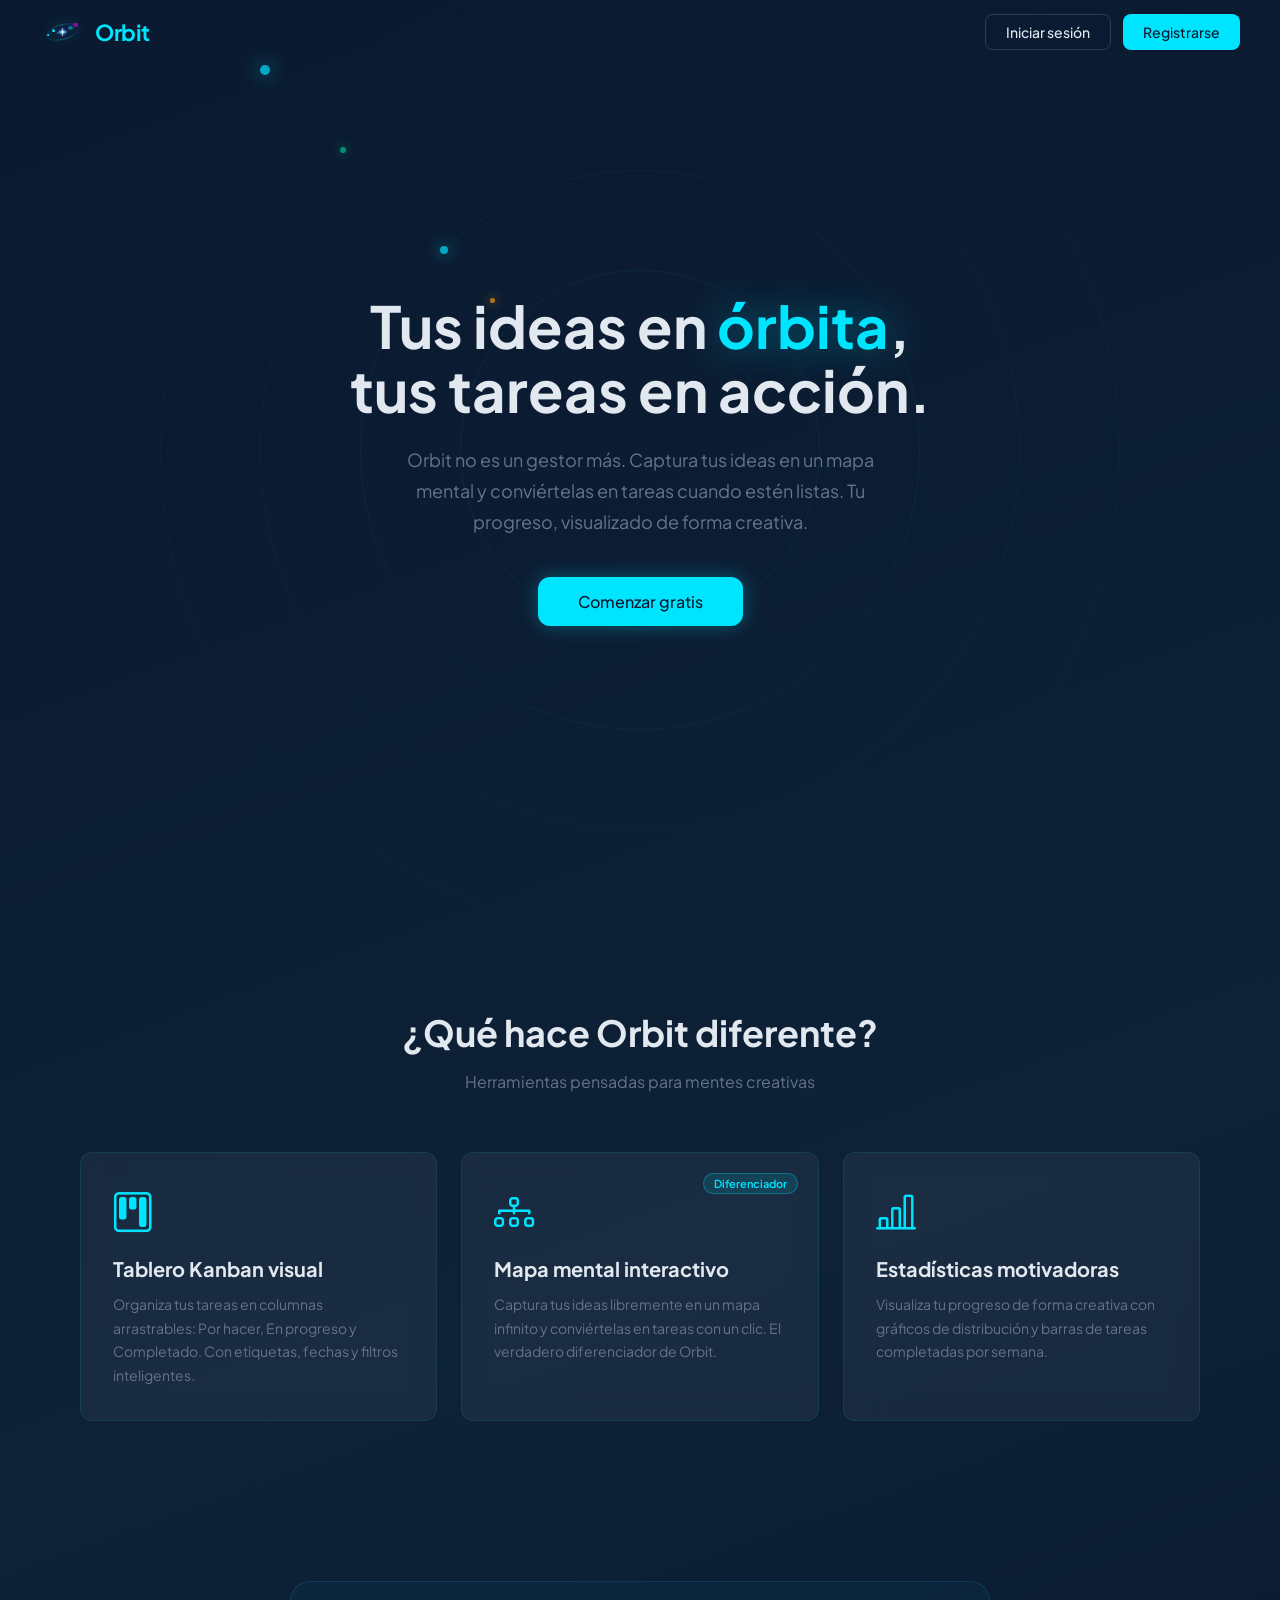
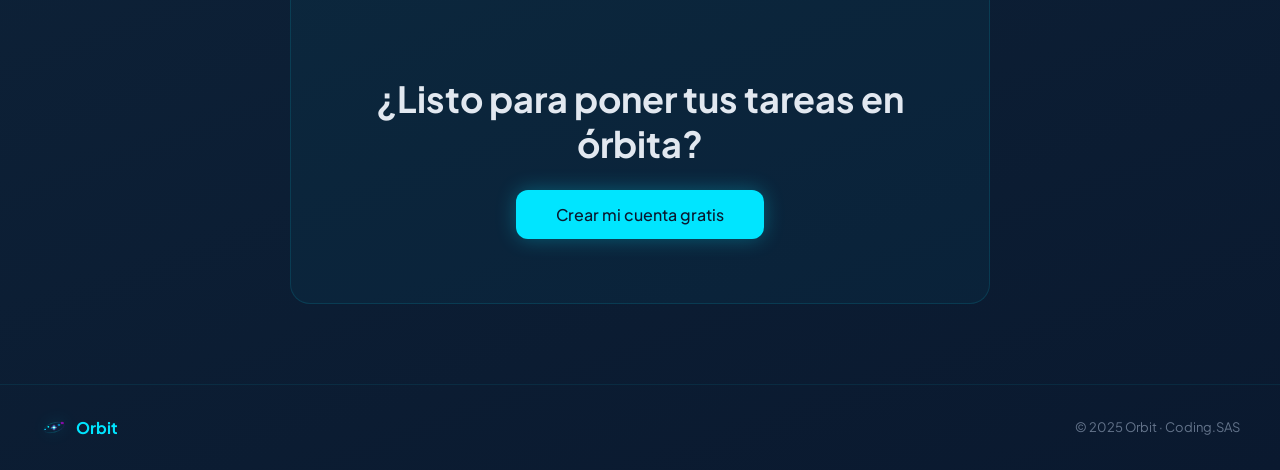
<file: frontend/index.html>
<!DOCTYPE html>
<html lang="es">
<head>
    <meta charset="UTF-8">
    <meta name="viewport" content="width=device-width, initial-scale=1.0">
    <title>Orbit — Tus ideas en órbita</title>
    <link rel="icon" type="image/svg+xml" href="img/orbit-favicon.svg?v=2">

    <!-- Tipografía Plus Jakarta Sans -->
    <link rel="preconnect" href="https://fonts.googleapis.com">
    <link rel="preconnect" href="https://fonts.gstatic.com" crossorigin>
    <link href="https://fonts.googleapis.com/css2?family=Plus+Jakarta+Sans:wght@400;500;600;700&display=swap" rel="stylesheet">

    <!-- Bootstrap Icons -->
    <link href="https://cdn.jsdelivr.net/npm/bootstrap-icons@1.11.1/font/bootstrap-icons.css" rel="stylesheet">

    <!-- Estilos de Orbit -->
    <link rel="stylesheet" href="css/orbit.css">
    <link rel="stylesheet" href="css/componentes.css">
    <link rel="stylesheet" href="css/vistas.css">
</head>
<body>
<div class="landing__page">

    <!-- Navbar -->
    <nav class="landing__navbar" id="navbar-landing">
        <div class="landing__brand">
            <img src="img/orbit-logo.svg" alt="Orbit Logo" class="orbit-brand-icon">
            <span class="nombre-logo landing__brand-name">Orbit</span>
        </div>
        <div class="landing__actions">
            <button class="btn-secondary landing__button" onclick="location.href='vistas/iniciar-sesion.html'">Iniciar sesión</button>
            <button class="btn-primary landing__button" onclick="location.href='vistas/registrarse.html'">Registrarse</button>
        </div>
    </nav>

    <!-- Hero con órbitas animadas -->
    <section class="landing__hero">
        <div class="landing__orbits">
            <!-- Anillos estáticos concéntricos -->
            <div class="landing__orbit-ring landing__orbit-ring--small"></div>
            <div class="landing__orbit-ring landing__orbit-ring--medium"></div>
            <div class="landing__orbit-ring landing__orbit-ring--large"></div>
            <div class="landing__orbit-ring landing__orbit-ring--xlarge"></div>

            <!-- Planetas orbitando -->
            <div class="landing__planet-wrapper landing__planet-wrapper--one">
                <div class="landing__planet landing__planet--cyan landing__planet--large"></div>
            </div>
            <div class="landing__planet-wrapper landing__planet-wrapper--two">
                <div class="landing__planet landing__planet--green landing__planet--medium"></div>
            </div>
            <div class="landing__planet-wrapper landing__planet-wrapper--three">
                <div class="landing__planet landing__planet--cyan landing__planet--xlarge"></div>
            </div>
            <div class="landing__planet-wrapper landing__planet-wrapper--four">
                <div class="landing__planet landing__planet--amber landing__planet--small"></div>
            </div>
        </div>

        <div class="landing__content">
            <div class="flotante-anim">
                <h1 class="landing__title">
                    Tus ideas en <span>órbita</span>,<br>tus tareas en acción.
                </h1>
            </div>
            <p class="landing__subtitle">
                Orbit no es un gestor más. Captura tus ideas en un mapa mental
                y conviértelas en tareas cuando estén listas. Tu progreso,
                visualizado de forma creativa.
            </p>
            <button class="btn-primary glow-cyan landing__button--hero"
                    onclick="location.href='vistas/registrarse.html'">
                Comenzar gratis
            </button>
        </div>
    </section>

    <!-- Características -->
    <section class="landing__features">
        <h2 class="landing__section-title">
            ¿Qué hace Orbit diferente?
        </h2>
        <p class="landing__section-subtitle">
            Herramientas pensadas para mentes creativas
        </p>

        <div class="landing__feature-grid">
            <div class="glass-card landing__feature">
                <i class="bi bi-kanban"></i>
                <h3>Tablero Kanban visual</h3>
                <p>Organiza tus tareas en columnas arrastrables: Por hacer, En progreso y Completado. Con etiquetas, fechas y filtros inteligentes.</p>
            </div>

            <div class="glass-card landing__feature">
                <span class="landing__badge">Diferenciador</span>
                <i class="bi bi-diagram-3"></i>
                <h3>Mapa mental interactivo</h3>
                <p>Captura tus ideas libremente en un mapa infinito y conviértelas en tareas con un clic. El verdadero diferenciador de Orbit.</p>
            </div>

            <div class="glass-card landing__feature">
                <i class="bi bi-bar-chart-line"></i>
                <h3>Estadísticas motivadoras</h3>
                <p>Visualiza tu progreso de forma creativa con gráficos de distribución y barras de tareas completadas por semana.</p>
            </div>
        </div>
    </section>

    <!-- CTA final -->
    <section class="landing__cta">
        <div class="landing__cta-box">
            <h2>¿Listo para poner tus tareas en órbita?</h2>
            <button class="btn-primary glow-cyan landing__button--hero"
                    onclick="location.href='vistas/registrarse.html'">
                Crear mi cuenta gratis
            </button>
        </div>
    </section>

    <!-- Footer -->
    <footer class="landing__footer">
        <div class="landing__footer-brand">
            <img src="img/orbit-logo.svg" alt="Orbit Logo" class="orbit-brand-icon">
            <span class="landing__footer-name">Orbit</span>
        </div>
        <p class="landing__copyright">
            © 2025 Orbit · Coding.SAS
        </p>
    </footer>
</div>

<script>
    // Efecto de navbar al hacer scroll
    window.addEventListener('scroll', () => {
        document.getElementById('navbar-landing').classList.toggle('con-scroll', window.scrollY > 40);
    });
</script>
</body>
</html>
</file>
<file: frontend/css/orbit.css>
/*
 * Orbit - Variables CSS y estilos globales
 */

/* Paleta oficial de colores */
:root {
    --color-primario: #00E5FF;
    --color-secundario: #0A192F;
    --color-navy-light: #0D2137;
    --color-terciario: #64748B;
    --color-neutro: #F8FAFC;
    --color-texto: #E2E8F0;
    --color-error: #FF4D4D;
    --color-exito: #00C48C;
    --color-advertencia: #F59E0B;
    --color-morado: #A78BFA;

    --color-primario-hover: #33ECFF;
    --color-overlay: rgba(0, 0, 0, 0.7);
    --color-blanco-05: rgba(255, 255, 255, 0.05);
    --color-blanco-07: rgba(255, 255, 255, 0.07);
    --color-blanco-04: rgba(255, 255, 255, 0.04);
    --color-blanco-02: rgba(255, 255, 255, 0.02);
    --color-cian-04: rgba(0, 229, 255, 0.4);
    --color-cian-03: rgba(0, 229, 255, 0.3);
    --color-cian-025: rgba(0, 229, 255, 0.25);
    --color-cian-015: rgba(0, 229, 255, 0.15);
    --color-cian-012: rgba(0, 229, 255, 0.12);
    --color-cian-01: rgba(0, 229, 255, 0.1);
    --color-cian-008: rgba(0, 229, 255, 0.08);
    --color-cian-006: rgba(0, 229, 255, 0.06);
    --color-gris-04: rgba(100, 116, 139, 0.4);
    --color-gris-03: rgba(100, 116, 139, 0.3);
    --color-gris-02: rgba(100, 116, 139, 0.2);
    --color-gris-015: rgba(100, 116, 139, 0.15);
    --color-error-03: rgba(255, 77, 77, 0.3);
    --color-exito-03: rgba(0, 196, 140, 0.3);

    /* Gradientes */
    --gradiente-fondo: linear-gradient(160deg, #0A192F 0%, #0D2137 60%, #0A192F 100%);
    --gradiente-auth: linear-gradient(135deg, #0A192F 0%, #0D2137 100%);

    /* Bordes translúcidos */
    --borde-cian: rgba(0, 229, 255, 0.1);
    --borde-cian-fuerte: rgba(0, 229, 255, 0.25);
    --borde-gris: rgba(100, 116, 139, 0.3);

    /* Radios */
    --radio-tarjeta: 12px;
    --radio-tarjeta-lg: 20px;
    --radio-boton: 8px;
    --radio-pill: 999px;
    --radio-circular: 50%;

    --sombra-cian: 0 0 20px rgba(0, 229, 255, 0.3);
    --transicion-rapida: 0.2s;

    /* Tipografía */
    --fuente-principal: 'Plus Jakarta Sans', sans-serif;
}

/* Reset y base */
*, *::before, *::after {
    box-sizing: border-box;
}

html, body {
    height: 100%;
    margin: 0;
    padding: 0;
}

body {
    font-family: var(--fuente-principal);
    background-color: var(--color-secundario);
    color: var(--color-texto);
    -webkit-font-smoothing: antialiased;
}

/* Scrollbar personalizada */
::-webkit-scrollbar {
    width: 4px;
    height: 4px;
}
::-webkit-scrollbar-track {
    background: transparent;
}
::-webkit-scrollbar-thumb {
    background: rgba(0, 229, 255, 0.2);
    border-radius: 2px;
}
::-webkit-scrollbar-thumb:hover {
    background: var(--color-cian-04);
}

/* Animaciones globales */
@keyframes orbitar {
    from { transform: rotate(0deg) translateX(var(--r)) rotate(0deg); }
    to   { transform: rotate(360deg) translateX(var(--r)) rotate(-360deg); }
}
.orbital {
    position: absolute;
    border-radius: 50%;
    animation: orbitar var(--duration, 8s) linear infinite;
}

@keyframes flotarY {
    0%, 100% { transform: translateY(0); }
    50% { transform: translateY(-12px); }
}
.flotante-anim {
    animation: flotarY 4s ease-in-out infinite;
}

@keyframes aparecer {
    from { opacity: 0; }
    to { opacity: 1; }
}

@keyframes deslizarArriba {
    from { opacity: 0; transform: translateY(16px); }
    to { opacity: 1; transform: translateY(0); }
}

/* Utilidades de texto */
.texto-cian { color: var(--color-primario); }
.texto-gris { color: var(--color-terciario); }

/* Enlaces */
a {
    color: var(--color-primario);
    text-decoration: none;
}

.orbit-brand-icon {
    width: 45px;
    height: auto;
    display: block;
    filter: drop-shadow(0 0 8px rgba(0, 242, 254, 0.4));
    transition: transform 0.3s ease;
}

.orbit-brand-icon:hover {
    transform: scale(1.08);
}

.logo-orbit .orbit-brand-icon {
    width: 30px;
}

.logo-orbit.auth__logo {
    width: 48px;
    height: 48px;
}

.auth__logo .orbit-brand-icon {
    width: 40px;
}

.landing__footer .orbit-brand-icon {
    width: 28px;
}
</file>
<file: frontend/css/componentes.css>
/*
 Componentes reutilizables
 */

/* ═══════════ TARJETAS GLASSMORPHISM ═══════════ */
.auth {
    min-height: 100vh;
    background: var(--gradiente-auth);
    display: flex;
    align-items: center;
    justify-content: center;
    padding: 24px;
}

.auth__card {
    width: 100%;
    max-width: 420px;
    padding: 40px;
}

.auth__header {
    text-align: center;
    margin-bottom: 32px;
}

.auth__logo {
    width: 48px;
    height: 48px;
    margin: 0 auto 12px;
}

.auth__logo-icon { font-size: 22px; }
.auth__brand { font-size: 26px; }

.auth__title {
    font-size: 22px;
    font-weight: 700;
    color: var(--color-texto);
    margin: 16px 0 8px;
}

.auth__subtitle,
.auth__footer {
    font-size: 14px;
    color: var(--color-terciario);
    margin: 0;
}

.auth__footer {
    text-align: center;
    margin-top: 20px;
}

.auth__link { font-weight: 500; }
.auth__field { margin-bottom: 14px; }
.auth__field--email { margin-bottom: 16px; }
.auth__field--password { margin-bottom: 20px; }
.auth__captcha { margin-bottom: 20px; }
.captcha-proyecto {
    display: flex;
    flex-direction: column;
    gap: 10px;
}
.captcha-proyecto__fila {
    display: flex;
    align-items: center;
    gap: 10px;
}
.captcha-proyecto__imagen {
    width: 150px;
    height: 50px;
    border-radius: 10px;
    border: 1px solid rgba(0, 229, 255, 0.2);
    background: #0A192F;
    object-fit: cover;
    display: block;
}
.captcha-proyecto__refrescar {
    width: 44px;
    height: 40px;
    border-radius: 10px;
    border: 1px solid var(--borde-gris);
    background: rgba(255, 255, 255, 0.04);
    color: var(--color-terciario);
    cursor: pointer;
    display: flex;
    align-items: center;
    justify-content: center;
    font-size: 18px;
    transition: all 0.2s;
}
.captcha-proyecto__refrescar:hover {
    color: var(--color-primario);
    border-color: rgba(0, 229, 255, 0.4);
}
.captcha-proyecto .campo-con-icono { width: 100%; }
.captcha-proyecto__error {
    margin: 0;
    color: var(--color-error, #ff4d4d);
    font-size: 12px;
    line-height: 1.4;
}
.auth__recuperar {
    display: flex;
    justify-content: flex-end;
    margin: -6px 0 20px;
}
.auth__recuperar .auth__link { font-size: 13px; }
.auth__submit { width: 100%; padding: 12px; }
.auth__alert { display: none; }
.auth__alert-icon { color: var(--color-error); font-size: 14px; }
.auth__strength { display: none; }
.auth__strength-labels { display: flex; justify-content: space-between; }
.auth__strength-text,
.auth__strength-help { font-size: 11px; }
.auth__strength-help { color: var(--color-terciario); }
.auth__match-icon {
    position: absolute;
    right: 12px;
    top: 50%;
    transform: translateY(-50%);
    font-size: 14px;
    display: none;
}
.auth__password-requirements {
    display: grid;
    gap: 5px;
    margin: 8px 0 0;
    padding: 0;
    color: var(--color-terciario);
    font-size: 12px;
    list-style: none;
}
.auth__password-requirements li {
    display: flex;
    align-items: center;
    gap: 7px;
}
.auth__password-requirements li i { font-size: 13px; }
.auth__password-requirements li.cumplido { color: var(--color-exito); }
.perfil__password-wrap { position: relative; }
.perfil__password-wrap .input-dark { padding-right: 42px; }
.perfil__password-toggle {
    position: absolute;
    top: 50%;
    right: 12px;
    transform: translateY(-50%);
    padding: 4px;
    border: 0;
    background: transparent;
    color: var(--color-terciario);
    cursor: pointer;
}
.perfil__password-toggle:hover { color: var(--color-primario); }
.aviso-global-orbit {
    position: fixed;
    z-index: 300;
    top: 12px;
    left: 50%;
    width: min(720px, calc(100% - 32px));
    transform: translateX(-50%);
    padding: 12px 18px;
    border: 1px solid rgba(0, 229, 255, 0.35);
    border-radius: 12px;
    background: var(--color-secundario);
    color: var(--color-texto);
    box-shadow: 0 8px 28px rgba(0, 0, 0, 0.3);
    text-align: center;
    font-size: 13px;
}

.glass-card {
    background: rgba(255, 255, 255, 0.05);
    border: 1px solid rgba(0, 229, 255, 0.1);
    border-radius: var(--radio-tarjeta);
    backdrop-filter: blur(12px);
    -webkit-backdrop-filter: blur(12px);
}

.glass-card-strong {
    background: rgba(255, 255, 255, 0.07);
    border: 1px solid rgba(0, 229, 255, 0.15);
    border-radius: var(--radio-tarjeta-lg);
    backdrop-filter: blur(20px);
    -webkit-backdrop-filter: blur(20px);
}

/* ═══════════ BOTONES ═══════════ */
.btn-primary {
    background: var(--color-primario);
    color: var(--color-secundario);
    font-weight: 500;
    border-radius: var(--radio-boton);
    padding: 10px 24px;
    border: none;
    cursor: pointer;
    transition: all 0.2s;
    font-family: var(--fuente-principal);
    font-size: 14px;
}
.btn-primary:hover {
    background: #33ECFF;
    box-shadow: 0 0 20px rgba(0, 229, 255, 0.4);
    transform: translateY(-1px);
}
.btn-primary:disabled {
    opacity: 0.6;
    cursor: not-allowed;
}

.btn-secondary {
    background: transparent;
    color: var(--color-texto);
    font-weight: 500;
    border-radius: var(--radio-boton);
    padding: 10px 24px;
    border: 1px solid rgba(100, 116, 139, 0.4);
    cursor: pointer;
    transition: all 0.2s;
    font-family: var(--fuente-principal);
    font-size: 14px;
}
.btn-secondary:hover {
    border-color: rgba(0, 229, 255, 0.4);
    color: var(--color-primario);
}
.btn-secondary:disabled {
    opacity: 0.4;
    cursor: not-allowed;
}

.btn-danger-soft {
    width: 100%;
    background: rgba(255, 77, 77, 0.08);
    border: 1px solid rgba(255, 77, 77, 0.3);
    border-radius: var(--radio-boton);
    color: var(--color-error);
    font-size: 13px;
    padding: 9px;
    cursor: pointer;
    font-family: var(--fuente-principal);
    font-weight: 500;
}

/* Efectos de brillo */
.glow-cyan { box-shadow: 0 0 20px rgba(0, 229, 255, 0.3); }
.glow-cyan-sm { box-shadow: 0 0 10px rgba(0, 229, 255, 0.2); }

/* ═══════════ INPUTS ═══════════ */
.input-dark {
    background: rgba(255, 255, 255, 0.05);
    border: 1px solid rgba(100, 116, 139, 0.3);
    border-radius: var(--radio-boton);
    color: var(--color-texto);
    padding: 10px 14px;
    font-family: var(--fuente-principal);
    font-size: 14px;
    outline: none;
    transition: border-color 0.2s;
    width: 100%;
}
.input-dark::placeholder { color: var(--color-terciario); }
.input-dark:focus {
    border-color: rgba(0, 229, 255, 0.5);
    box-shadow: 0 0 0 3px rgba(0, 229, 255, 0.08);
}

.campo-con-icono { position: relative; }
.campo-con-icono > i {
    position: absolute;
    left: 12px;
    top: 50%;
    transform: translateY(-50%);
    color: var(--color-terciario);
    font-size: 14px;
}
.campo-con-icono .input-dark { padding-left: 36px; }
.campo-con-icono .toggle-pass {
    position: absolute;
    right: 12px;
    top: 50%;
    transform: translateY(-50%);
    background: none;
    border: none;
    cursor: pointer;
    color: var(--color-terciario);
    font-size: 14px;
    padding: 0;
}

.etiqueta-form {
    font-size: 13px;
    font-weight: 500;
    color: var(--color-texto);
    display: block;
    margin-bottom: 6px;
}

/* ═══════════ SIDEBAR ═══════════ */
.sidebar {
    width: 240px;
    min-width: 240px;
    background: var(--color-secundario);
    border-right: 1px solid var(--borde-cian);
    display: flex;
    flex-direction: column;
    height: 100vh;
    position: sticky;
    top: 0;
    flex-shrink: 0;
}

.sidebar-logo {
    padding: 24px 20px 20px;
    border-bottom: 1px solid rgba(0, 229, 255, 0.08);
    display: flex;
    align-items: center;
    gap: 10px;
}

.logo-orbit {
    width: 34px;
    height: 34px;
    border-radius: 50%;
    background: rgba(0, 229, 255, 0.15);
    border: 1.5px solid rgba(0, 229, 255, 0.4);
    display: flex;
    align-items: center;
    justify-content: center;
    flex-shrink: 0;
}
.logo-orbit i { color: var(--color-primario); font-size: 16px; }

.nombre-logo {
    font-size: 20px;
    font-weight: 700;
    color: var(--color-primario);
    letter-spacing: -0.5px;
}

.sidebar-nav {
    flex: 1;
    padding: 16px 12px;
    display: flex;
    flex-direction: column;
    gap: 2px;
}

.sidebar-item {
    display: flex;
    align-items: center;
    gap: 12px;
    padding: 10px 16px;
    border-radius: var(--radio-boton);
    cursor: pointer;
    transition: all 0.2s;
    color: var(--color-terciario);
    font-size: 14px;
    font-weight: 500;
    border-left: 3px solid transparent;
    margin: 2px 0;
    background: none;
    border-top: none;
    border-right: none;
    border-bottom: none;
    text-align: left;
    width: 100%;
    font-family: var(--fuente-principal);
}
.sidebar-item:hover {
    color: var(--color-texto);
    background: rgba(255, 255, 255, 0.04);
}
.sidebar-item.active {
    background: rgba(0, 229, 255, 0.08);
    color: var(--color-primario);
    border-left-color: var(--color-primario);
}
.sidebar-item i { font-size: 18px; flex-shrink: 0; }

.sidebar-footer {
    padding: 16px 12px;
    border-top: 1px solid rgba(0, 229, 255, 0.08);
}

.usuario-fila {
    display: flex;
    align-items: center;
    gap: 10px;
    margin-bottom: 12px;
}

.avatar {
    width: 36px;
    height: 36px;
    border-radius: 50%;
    background: rgba(0, 229, 255, 0.15);
    border: 1.5px solid rgba(0, 229, 255, 0.3);
    display: flex;
    align-items: center;
    justify-content: center;
    font-size: 13px;
    font-weight: 700;
    color: var(--color-primario);
    flex-shrink: 0;
}
.avatar--boton {
    padding: 0;
    font-family: inherit;
    cursor: pointer;
    transition: background 0.2s, border-color 0.2s, box-shadow 0.2s;
}
.avatar--boton:hover {
    background: rgba(0, 229, 255, 0.25);
    border-color: var(--color-primario);
}
.avatar--boton:focus-visible {
    outline: 2px solid var(--color-primario);
    outline-offset: 3px;
}
.avatar-solido {
    background: var(--color-primario);
    color: var(--color-secundario);
}

.nombre-usuario-sidebar {
    font-size: 13px;
    font-weight: 600;
    color: var(--color-texto);
    white-space: nowrap;
    overflow: hidden;
    text-overflow: ellipsis;
}

.badge-admin {
    font-size: 10px;
    font-weight: 600;
    color: var(--color-primario);
    background: rgba(0, 229, 255, 0.1);
    border-radius: 999px;
    padding: 1px 8px;
    display: inline-block;
}

/* ═══════════ TOPBAR ═══════════ */
.topbar {
    height: 64px;
    background: var(--color-secundario);
    border-bottom: 1px solid rgba(0, 229, 255, 0.08);
    display: flex;
    align-items: center;
    padding: 0 24px;
    gap: 16px;
    flex-shrink: 0;
    position: sticky;
    top: 0;
    z-index: 10;
}

.topbar-izquierda { display: flex; align-items: center; flex-shrink: 0; }
.topbar-centro {
    flex: 1;
    display: flex;
    align-items: center;
    justify-content: center;
    min-width: 0;
}
.topbar-derecha {
    display: flex;
    align-items: center;
    gap: 10px;
    flex-shrink: 0;
}

.topbar-icono {
    width: 38px;
    height: 38px;
    border-radius: 10px;
    border: 1px solid var(--borde-sutil);
    background: var(--superficie);
    color: var(--color-terciario);
    cursor: pointer;
    display: flex;
    align-items: center;
    justify-content: center;
    font-size: 16px;
    transition: all 0.15s;
}

.topbar-icono:hover {
    color: var(--color-primario);
    border-color: var(--borde-cian-fuerte);
}

.topbar-icono.activo {
    color: var(--color-primario);
    border-color: var(--borde-cian-fuerte);
    background: rgba(0, 229, 255, 0.12);
}

.topbar-titulo {
    font-size: 18px;
    font-weight: 700;
    color: var(--color-texto);
    margin: 0;
}

/* Título editable en línea */
.topbar-titulo--editable {
    background: transparent;
    border: 1px solid transparent;
    border-radius: 8px;
    padding: 5px 10px;
    font-family: inherit;
    max-width: 320px;
    width: 220px;
    outline: none;
    cursor: text;
    transition: background 0.15s, border-color 0.15s;
}

.topbar-titulo--editable:hover {
    background: var(--superficie);
    border-color: var(--borde-sutil);
}

.topbar-titulo--editable:focus {
    background: var(--superficie);
    border-color: var(--borde-cian-fuerte);
    cursor: text;
}

/* Selector de zoom desplegable */
.zoom-selector { position: relative; }

.zoom-selector #zoom-porcentaje {
    display: flex;
    align-items: center;
    gap: 6px;
    min-width: 74px;
    justify-content: center;
}

.zoom-selector #zoom-porcentaje i { font-size: 10px; opacity: 0.7; }

.zoom-selector__menu {
    display: none;
    position: absolute;
    top: calc(100% + 8px);
    right: 0;
    min-width: 150px;
    flex-direction: column;
    padding: 6px;
    border-radius: 12px;
    background: var(--color-navy-light);
    border: 1px solid var(--borde-cian-fuerte);
    box-shadow: 0 16px 40px rgba(2, 6, 23, 0.55);
    z-index: 50;
}

.zoom-selector.abierto .zoom-selector__menu { display: flex; }

.zoom-selector__menu button {
    display: flex;
    align-items: center;
    gap: 8px;
    width: 100%;
    padding: 8px 10px;
    border: none;
    background: transparent;
    color: var(--color-texto);
    font-family: inherit;
    font-size: 13px;
    font-weight: 600;
    text-align: left;
    border-radius: 8px;
    cursor: pointer;
    transition: background 0.12s;
}

.zoom-selector__menu button:hover {
    background: var(--superficie-hover);
    color: var(--color-primario);
}

.zoom-selector__menu .zoom-menu__ajustar {
    border-top: 1px solid var(--borde-sutil);
    margin-top: 4px;
    padding-top: 10px;
    border-radius: 0 0 8px 8px;
    color: var(--color-terciario);
}

.topbar-badge {
    background: rgba(0, 229, 255, 0.1);
    color: var(--color-primario);
    font-size: 11px;
    font-weight: 600;
    padding: 3px 10px;
    border-radius: 999px;
    border: 1px solid var(--borde-cian-fuerte);
}

.campana-notificacion {
    position: relative;
    background: none;
    border: none;
    cursor: pointer;
    color: var(--color-terciario);
    font-size: 20px;
    padding: 4px;
    transition: color 0.2s;
}
.campana-notificacion:hover { color: var(--color-primario); }
.campana-notificacion .campana-dot {
    position: absolute;
    top: 2px;
    right: 2px;
    min-width: 16px;
    height: 16px;
    border-radius: 999px;
    background: #FF4D4D;
    color: #fff;
    font-size: 9px;
    font-weight: 700;
    line-height: 16px;
    text-align: center;
    padding: 0 4px;
    display: none;
}
.campana-notificacion .campana-dot.visible { display: inline-block; }

/* Panel desplegable de notificaciones */
.panel-notificaciones {
    position: fixed;
    top: 64px;
    right: 96px;
    width: 320px;
    max-width: calc(100vw - 24px);
    max-height: 420px;
    overflow-y: auto;
    background: var(--color-secundario);
    border: 1px solid rgba(0, 229, 255, 0.2);
    border-radius: 14px;
    box-shadow: 0 16px 40px rgba(0, 0, 0, 0.5);
    z-index: 60;
    display: none;
    flex-direction: column;
}
.panel-notificaciones.visible { display: flex; }
.panel-notificaciones__header {
    padding: 14px 16px;
    border-bottom: 1px solid var(--borde-gris);
    font-weight: 600;
    font-size: 14px;
    color: var(--color-texto);
    position: sticky;
    top: 0;
    background: var(--color-secundario);
    border-radius: 14px 14px 0 0;
    z-index: 1;
}
.panel-notificaciones__lista {
    display: flex;
    flex-direction: column;
    padding: 6px;
}
.notificacion-item {
    display: flex;
    gap: 10px;
    padding: 10px 12px;
    border-radius: 10px;
    cursor: pointer;
    transition: background 0.2s;
    align-items: flex-start;
}
.notificacion-item:hover { background: rgba(0, 229, 255, 0.08); }
.notificacion-item .notif-icon {
    width: 30px;
    height: 30px;
    border-radius: 8px;
    display: flex;
    align-items: center;
    justify-content: center;
    flex-shrink: 0;
    font-size: 14px;
}
.notificacion-item .notif-contenido { flex: 1; min-width: 0; }
.notificacion-item .notif-titulo {
    font-size: 13px;
    font-weight: 600;
    color: var(--color-texto);
    overflow: hidden;
    text-overflow: ellipsis;
    white-space: nowrap;
}
.notificacion-item .notif-detalle {
    font-size: 11px;
    color: var(--color-terciario);
    margin-top: 2px;
}
.notificacion-item .notif-detalle.vencida { color: #FF4D4D; }
.panel-notificaciones__vacio {
    padding: 24px 16px;
    text-align: center;
    color: var(--color-terciario);
    font-size: 13px;
}

/* Invitaciones dentro de la campana */
.notif-seccion-titulo {
    padding: 10px 12px 4px;
    font-size: 10px;
    font-weight: 700;
    letter-spacing: 0.08em;
    text-transform: uppercase;
    color: var(--color-terciario);
}

.notificacion-item--invitacion { align-items: flex-start; }

.notificacion-item--invitacion:hover { background: var(--color-cian-006); }

.notif-icon--invitacion {
    background: var(--color-cian-012);
    color: var(--color-primario);
}

.notif-fecha {
    margin-top: 1px;
    font-size: 10.5px;
    color: var(--color-terciario);
    opacity: 0.85;
}

.notif-acciones {
    display: flex;
    gap: 6px;
    margin-top: 7px;
}

.notif-btn {
    padding: 5px 10px;
    border: 1px solid transparent;
    border-radius: 7px;
    font-family: var(--fuente-principal);
    font-size: 11px;
    font-weight: 600;
    cursor: pointer;
    transition: background 0.2s, color 0.2s, border-color 0.2s;
}

.notif-btn--aceptar {
    background: var(--color-exito);
    color: #04241B;
}

.notif-btn--aceptar:hover { background: #16d6a1; }

.notif-btn--rechazar {
    background: transparent;
    border-color: var(--borde-gris);
    color: var(--color-terciario);
}

.notif-btn--rechazar:hover {
    border-color: var(--color-error-03);
    color: var(--color-error);
}

.notif-btn:disabled {
    opacity: 0.55;
    cursor: not-allowed;
}

.panel-notificaciones__enlace {
    display: flex;
    align-items: center;
    justify-content: center;
    gap: 6px;
    margin: 4px 6px 6px;
    padding: 10px;
    border-top: 1px solid var(--borde-gris);
    border-radius: 0 0 10px 10px;
    color: var(--color-primario);
    font-size: 12px;
    font-weight: 600;
    text-decoration: none;
}

.panel-notificaciones__enlace:hover { background: var(--color-cian-006); }

/* Layout principal con sidebar */
.layout-principal {
    display: flex;
    height: 100vh;
    overflow: hidden;
    background: var(--gradiente-fondo);
}

.zona-contenido {
    flex: 1;
    display: flex;
    flex-direction: column;
    overflow: hidden;
}

.contenido-scroll {
    flex: 1;
    overflow: auto;
    padding: 24px;
}

/* ═══════════ PILLS Y TAGS ═══════════ */
.pill {
    padding: 4px 14px;
    border-radius: 999px;
    font-size: 12px;
    font-weight: 500;
    cursor: pointer;
    transition: all 0.2s;
    border: 1px solid var(--borde-gris);
    color: var(--color-terciario);
    background: none;
    font-family: var(--fuente-principal);
}
.pill:hover { color: var(--color-texto); border-color: rgba(226, 232, 240, 0.3); }
.pill.active {
    background: rgba(0, 229, 255, 0.15);
    color: var(--color-primario);
    border-color: rgba(0, 229, 255, 0.4);
}

.tag {
    display: inline-flex;
    align-items: center;
    padding: 2px 10px;
    border-radius: 999px;
    font-size: 11px;
    font-weight: 600;
}

/* ═══════════ KANBAN ═══════════ */
.columna-kanban {
    background: rgba(13, 33, 55, 0.6);
    border: 1px solid rgba(100, 116, 139, 0.15);
    border-radius: var(--radio-tarjeta);
    padding: 16px;
    min-height: 400px;
}

.columna-header {
    display: flex;
    align-items: center;
    gap: 8px;
    margin-bottom: 16px;
}

.punto-columna {
    width: 8px;
    height: 8px;
    border-radius: 50%;
}

.contador-columna {
    margin-left: auto;
    background: rgba(100, 116, 139, 0.2);
    color: var(--color-terciario);
    font-size: 12px;
    font-weight: 600;
    padding: 1px 8px;
    border-radius: 999px;
}

.kanban-card {
    cursor: grab;
    transition: all 0.2s;
    padding: 14px;
    position: relative;
}
.kanban-card:active { cursor: grabbing; }
.kanban-card:hover {
    border-color: rgba(0, 229, 255, 0.4) !important;
    box-shadow: 0 0 12px rgba(0, 229, 255, 0.15);
}
.kanban-card.arrastrando { opacity: 0.5; }
.kanban-card.sobre-columna { outline: 2px dashed rgba(0, 229, 255, 0.4); }

.tarjeta-titulo {
    font-size: 14px;
    font-weight: 600;
    color: var(--color-texto);
    margin: 0 0 6px;
}

.tarjeta-descripcion {
    font-size: 13px;
    color: var(--color-terciario);
    margin: 0 0 10px;
    overflow: hidden;
    display: -webkit-box;
    -webkit-line-clamp: 2;
    -webkit-box-orient: vertical;
}

.tarjeta-footer {
    display: flex;
    align-items: center;
    gap: 8px;
}

.fecha-limite {
    display: flex;
    align-items: center;
    gap: 4px;
    font-size: 12px;
    color: var(--color-terciario);
}

.icono-mapa-origen {
    margin-left: auto;
    color: var(--color-primario);
    font-size: 13px;
}

/* Botón flotante (FAB) */
.fab {
    position: fixed;
    bottom: 28px;
    right: 28px;
    width: 56px;
    height: 56px;
    border-radius: 50%;
    background: var(--color-primario);
    border: none;
    cursor: pointer;
    display: flex;
    align-items: center;
    justify-content: center;
    font-size: 26px;
    color: var(--color-secundario);
    z-index: 30;
    transition: transform 0.2s;
}
.fab:hover { transform: scale(1.1); }

/* Menú de opciones de tarjeta */
.menu-opciones {
    position: absolute;
    right: 0;
    top: 100%;
    z-index: 20;
    background: var(--color-secundario);
    border: 1px solid rgba(0, 229, 255, 0.15);
    border-radius: 10px;
    padding: 6px;
    min-width: 170px;
    box-shadow: 0 8px 24px rgba(0, 0, 0, 0.4);
}

.menu-opcion {
    display: flex;
    align-items: center;
    gap: 8px;
    width: 100%;
    background: none;
    border: none;
    color: var(--color-texto);
    font-size: 13px;
    padding: 8px 12px;
    border-radius: 6px;
    cursor: pointer;
    text-align: left;
    font-family: var(--fuente-principal);
}
.menu-opcion:hover { background: rgba(255, 255, 255, 0.06); }
.menu-opcion.peligroso { color: var(--color-error); }
.menu-opcion.destacado {
    color: var(--color-primario);
    font-weight: 600;
}

/* ═══════════ MODALES ═══════════ */
.modal-overlay {
    position: fixed;
    inset: 0;
    background: rgba(0, 0, 0, 0.7);
    backdrop-filter: blur(4px);
    z-index: 50;
    display: none; /* oculto por defecto: solo se muestra cuando el JS lo abre */
    align-items: center;
    justify-content: center;
    animation: aparecer 0.2s ease;
}

.modal-overlay.abierto {
    display: flex;
}

.modal-card {
    animation: deslizarArriba 0.25s ease;
    width: 100%;
    max-width: 500px;
    padding: 32px;
}

.modal-titulo {
    font-size: 18px;
    font-weight: 700;
    color: var(--color-texto);
    margin: 0 0 24px;
}

.modal-acciones {
    display: flex;
    gap: 12px;
    justify-content: flex-end;
}

/* ═══════════ DIÁLOGOS (reemplazan confirm/alert/prompt) ═══════════ */
.dialogo-overlay { z-index: 100; }

.dialogo-card { max-width: 420px; padding: 28px; }

.dialogo-mensaje {
    color: var(--color-terciario);
    font-size: 14px;
    line-height: 1.55;
    margin: 0 0 22px;
    word-break: break-word;
}

.dialogo-acciones .btn-secondary,
.dialogo-acciones .btn-primary,
.dialogo-acciones .btn-danger-soft {
    min-width: 118px;
}

.dialogo-acciones--unica { justify-content: flex-end; }

.dialogo-campo { margin-bottom: 18px; }

/* ═══════════ BOTÓN CERRAR SESIÓN ═══════════ */
.btn-cerrar-sesion {
    width: 100%;
    padding: 10px 12px;
    font-size: 14px;
    font-weight: 500;
    display: flex;
    align-items: center;
    justify-content: center;
    gap: 8px;
    color: #FCA5A5;
    background: rgba(248, 113, 113, 0.06);
    border: 1px solid rgba(248, 113, 113, 0.22);
    border-radius: 10px;
    cursor: pointer;
    transition: background 0.2s, border-color 0.2s, transform 0.15s;
    font-family: inherit;
    line-height: 1;
}

.btn-cerrar-sesion:hover {
    background: rgba(248, 113, 113, 0.14);
    border-color: rgba(248, 113, 113, 0.45);
}

.btn-cerrar-sesion:active { transform: scale(0.98); }

.btn-cerrar-sesion i { font-size: 16px; }

/* Botón compacto para la topbar (Nueva tarea / Crear usuario) */
.btn-accion-topbar {
    font-size: 13px;
    padding: 8px 16px;
    display: inline-flex;
    align-items: center;
    gap: 6px;
}

/* Botón compacto para paginación */
.btn-accion-compacta {
    padding: 6px 14px;
    font-size: 13px;
}

/* ═══════════ PERFIL ═══════════ */
.tarjeta-perfil {
    max-width: 680px;
    margin: 0 auto;
    background: rgba(10, 14, 25, 0.6);
    border: 1px solid rgba(255, 255, 255, 0.07);
    border-radius: 20px;
    padding: 28px;
}

.tarjeta-perfil-header {
    display: flex;
    align-items: center;
    gap: 16px;
    padding-bottom: 20px;
    margin-bottom: 20px;
    border-bottom: 1px solid rgba(255, 255, 255, 0.08);
}

.avatar-grande {
    width: 64px;
    height: 64px;
    min-width: 64px;
    border-radius: 50%;
    background: linear-gradient(135deg, #00E5FF, #7C3AED);
    color: #ffffff;
    font-weight: 700;
    font-size: 22px;
    display: flex;
    align-items: center;
    justify-content: center;
}

.tarjeta-perfil h2 {
    margin: 0;
    font-size: 20px;
    color: var(--color-texto);
}

.tarjeta-perfil .rol-perfil {
    color: var(--color-terciario);
    font-size: 13px;
    margin-top: 4px;
}

.seccion-perfil {
    padding: 20px 0;
    border-bottom: 1px solid rgba(255, 255, 255, 0.06);
}

.seccion-perfil:last-child { border-bottom: none; }

.seccion-perfil-titulo {
    font-size: 15px;
    font-weight: 600;
    margin: 0 0 4px;
}

.seccion-perfil-desc {
    font-size: 13px;
    color: var(--color-terciario);
    margin: 0 0 18px;
}

.campo-perfil { margin-bottom: 16px; }

/* ═══════════ MENÚ OFF-CANVAS MÓVIL ═══════════ */
.btn-hamburguesa {
    display: none;
    width: 40px;
    height: 40px;
    align-items: center;
    justify-content: center;
    background: rgba(255, 255, 255, 0.05);
    border: 1px solid rgba(255, 255, 255, 0.1);
    border-radius: 10px;
    color: var(--color-texto);
    font-size: 20px;
    cursor: pointer;
    flex-shrink: 0;
}

.btn-hamburguesa i { pointer-events: none; }

.sidebar-fondo {
    position: fixed;
    inset: 0;
    background: rgba(0, 0, 0, 0.55);
    z-index: 80;
    opacity: 0;
    pointer-events: none;
    transition: opacity 0.25s ease;
}

@media (max-width: 900px) {
    .layout-principal .sidebar {
        position: fixed;
        top: 0;
        left: 0;
        bottom: 0;
        z-index: 90;
        transform: translateX(-100%);
        transition: transform 0.28s ease;
        box-shadow: 0 0 0 rgba(0, 0, 0, 0);
    }

    .layout-principal .sidebar.abierto {
        transform: translateX(0);
        box-shadow: 0 0 60px rgba(0, 0, 0, 0.55);
    }

    .sidebar-fondo.activo {
        opacity: 1;
        pointer-events: auto;
    }

    body.menu-abierto { overflow: hidden; }

    .btn-hamburguesa {
        display: inline-flex;
        margin-right: 4px;
    }
}

/* ═══════════ COMPARTIR ═══════════ */
.btn-share-tarea {
    background: none;
    border: none;
    color: var(--color-terciario);
    cursor: pointer;
    font-size: 16px;
    padding: 2px;
    transition: color 0.2s;
}

.btn-share-tarea:hover { color: var(--color-acento, #00E5FF); }

/* ═══════════ COMPARTIR (INVITACIONES) ═══════════ */
.compartir-card {
    max-width: 640px;
    padding: 0;
    display: flex;
    flex-direction: column;
    max-height: min(90vh, 780px);
    overflow: hidden;
}

.compartir-cabecera {
    display: flex;
    align-items: flex-start;
    gap: 14px;
    padding: 22px 24px 0;
}

.compartir-icono {
    width: 44px;
    height: 44px;
    flex-shrink: 0;
    display: grid;
    place-items: center;
    border-radius: 14px;
    background: linear-gradient(135deg, rgba(0, 229, 255, 0.2), rgba(167, 139, 250, 0.16));
    border: 1px solid var(--borde-cian);
    color: var(--color-primario);
    font-size: 19px;
}

.compartir-cabecera__texto {
    flex: 1;
    min-width: 0;
}

.compartir-card .modal-titulo {
    margin: 1px 0 3px;
    font-size: 19px;
}

.compartir-subtitulo {
    margin: 0;
    color: var(--color-terciario);
    font-size: 13px;
    font-weight: 500;
    overflow-wrap: anywhere;
}

.compartir-cerrar {
    width: 32px;
    height: 32px;
    flex-shrink: 0;
    display: grid;
    place-items: center;
    border: 1px solid transparent;
    border-radius: 9px;
    background: none;
    color: var(--color-terciario);
    font-size: 13px;
    cursor: pointer;
    transition: background 0.2s, color 0.2s, border-color 0.2s;
}

.compartir-cerrar:hover {
    background: var(--superficie-hover);
    border-color: var(--borde-sutil);
    color: var(--color-texto);
}

.compartir-ayuda {
    display: flex;
    align-items: flex-start;
    gap: 10px;
    margin: 16px 24px 0;
    padding: 12px 14px;
    border: 1px solid var(--borde-cian);
    border-radius: 12px;
    background: var(--color-cian-006);
}

.compartir-ayuda > i {
    color: var(--color-primario);
    font-size: 16px;
    line-height: 1.3;
    flex-shrink: 0;
}

.compartir-ayuda p {
    margin: 0;
    font-size: 12.5px;
    line-height: 1.55;
    color: var(--color-terciario);
}

.compartir-ayuda strong {
    color: var(--color-texto);
    font-weight: 600;
}

.compartir-form {
    display: grid;
    grid-template-columns: minmax(0, 1fr) 176px auto;
    align-items: end;
    gap: 10px;
    padding: 16px 24px 18px;
}

.compartir-campo {
    display: flex;
    flex-direction: column;
    gap: 6px;
    min-width: 0;
}

.compartir-campo .etiqueta-form {
    margin: 0;
    font-size: 11.5px;
}

.compartir-campo--correo .input-dark,
.compartir-permiso-select {
    height: 40px;
}

.compartir-permiso-select {
    width: 100%;
    font-size: 12.5px;
}

.compartir-enviar {
    display: inline-flex;
    align-items: center;
    justify-content: center;
    gap: 6px;
    height: 40px;
    padding: 0 18px;
    font-size: 13px;
    white-space: nowrap;
}

.compartir-lista-cabecera {
    display: flex;
    align-items: center;
    justify-content: space-between;
    gap: 10px;
    margin: 0 24px;
    padding: 14px 0 9px;
    border-top: 1px solid var(--borde-sutil);
    font-size: 12px;
    font-weight: 600;
    color: var(--color-texto);
}

.compartir-contador {
    font-size: 11.5px;
    font-weight: 500;
    color: var(--color-terciario);
    text-align: right;
}

.compartir-lista {
    display: flex;
    flex-direction: column;
    gap: 8px;
    max-height: 300px;
    overflow-y: auto;
    margin: 0;
    padding: 0 24px 4px;
}

.compartir-fila {
    display: flex;
    align-items: center;
    gap: 10px;
    padding: 10px;
    border: 1px solid var(--borde-sutil);
    border-radius: 12px;
    background: var(--superficie);
}

.compartir-fila--rechazada { opacity: 0.75; }

.compartir-avatar {
    width: 34px;
    height: 34px;
    flex-shrink: 0;
    font-size: 12px;
}

.compartir-datos {
    flex: 1;
    min-width: 0;
}

.compartir-nombre-linea {
    display: flex;
    align-items: center;
    gap: 7px;
    flex-wrap: wrap;
}

.compartir-nombre {
    font-size: 13.5px;
    font-weight: 600;
    color: var(--color-texto);
    overflow-wrap: anywhere;
}

.compartir-correo {
    margin-top: 2px;
    font-size: 11.5px;
    color: var(--color-terciario);
    white-space: nowrap;
    overflow: hidden;
    text-overflow: ellipsis;
}

.compartir-estado {
    display: inline-flex;
    align-items: center;
    gap: 4px;
    padding: 2px 7px;
    border: 1px solid transparent;
    border-radius: var(--radio-pill, 999px);
    font-size: 10.5px;
    font-weight: 600;
    white-space: nowrap;
}

.compartir-estado--pendiente {
    color: var(--color-advertencia);
    background: rgba(245, 158, 11, 0.1);
    border-color: rgba(245, 158, 11, 0.25);
}

.compartir-estado--aceptada {
    color: var(--color-exito);
    background: rgba(0, 196, 140, 0.1);
    border-color: var(--color-exito-03);
}

.compartir-estado--rechazada {
    color: var(--color-error);
    background: rgba(255, 77, 77, 0.08);
    border-color: var(--color-error-03);
}

.compartir-acciones {
    display: flex;
    align-items: center;
    gap: 6px;
    flex-shrink: 0;
}

.compartir-acciones .compartir-permiso-select {
    width: 146px;
    height: 32px;
    padding: 0 8px;
    font-size: 12px;
}

.compartir-accion {
    width: 30px;
    height: 30px;
    display: grid;
    place-items: center;
    border: 1px solid transparent;
    border-radius: 8px;
    background: transparent;
    color: var(--color-terciario);
    font-size: 13px;
    cursor: pointer;
    transition: background 0.2s, color 0.2s, border-color 0.2s;
}

.compartir-accion:hover {
    background: var(--superficie-hover);
    border-color: var(--borde-sutil);
    color: var(--color-texto);
}

.compartir-accion--reenviar:hover {
    color: var(--color-primario);
    border-color: var(--borde-cian);
    background: var(--color-cian-008);
}

.compartir-accion--quitar:hover {
    color: var(--color-error);
    border-color: var(--color-error-03);
    background: rgba(255, 77, 77, 0.08);
}

.compartir-accion:disabled {
    opacity: 0.4;
    cursor: not-allowed;
}

.compartir-vacio {
    display: flex;
    flex-direction: column;
    align-items: center;
    gap: 3px;
    margin: 0;
    padding: 26px 16px;
    text-align: center;
    color: var(--color-terciario);
    font-size: 12.5px;
}

.compartir-vacio i {
    margin-bottom: 4px;
    font-size: 24px;
    opacity: 0.7;
}

.compartir-vacio p {
    margin: 0;
    font-size: 13px;
    font-weight: 600;
    color: var(--color-texto);
}

.compartir-vacio span {
    font-size: 12px;
    color: var(--color-terciario);
}

.compartir-vacio--cargando { padding: 22px 16px; }

.compartir-card .modal-acciones {
    margin-top: 8px;
    padding: 14px 24px 18px;
    border-top: 1px solid var(--borde-sutil);
}

[data-tema="claro"] .compartir-fila { background: #FFFFFF; }
[data-tema="claro"] .compartir-ayuda { background: rgba(8, 145, 178, 0.06); }

@media (max-width: 640px) {
    .compartir-form {
        grid-template-columns: minmax(0, 1fr) minmax(0, 1fr);
    }

    .compartir-campo--correo,
    .compartir-enviar {
        grid-column: 1 / -1;
    }

    .compartir-enviar { justify-content: center; }

    .compartir-cabecera,
    .compartir-form,
    .compartir-lista-cabecera,
    .compartir-lista,
    .compartir-card .modal-acciones {
        padding-left: 18px;
        padding-right: 18px;
    }

    .compartir-ayuda {
        margin-left: 18px;
        margin-right: 18px;
    }

    .compartir-lista-cabecera { margin: 0 18px; }
}

@media (max-width: 480px) {
    .compartir-fila {
        flex-wrap: wrap;
        align-items: flex-start;
    }

    .compartir-acciones {
        width: 100%;
        justify-content: flex-end;
    }

    .compartir-acciones .compartir-permiso-select {
        flex: 1;
        width: auto;
    }
}


/* ═══════════ TABLA ADMIN ═══════════ */
.tabla-usuarios {
    width: 100%;
    border-collapse: collapse;
}

.tabla-usuarios th {
    font-size: 12px;
    font-weight: 600;
    color: var(--color-terciario);
    padding: 10px 12px;
    text-align: left;
    white-space: nowrap;
    border-bottom: 1px solid rgba(100, 116, 139, 0.2);
}

.tabla-usuarios td {
    padding: 12px;
    border-bottom: 1px solid rgba(100, 116, 139, 0.08);
    font-size: 13px;
    color: var(--color-terciario);
}

.tabla-usuarios tr:hover td { background: rgba(255, 255, 255, 0.02); }

.estado-pill {
    border-radius: 999px;
    font-size: 11px;
    font-weight: 600;
    padding: 3px 12px;
    white-space: nowrap;
}
.estado-activo {
    background: rgba(0, 196, 140, 0.12);
    color: var(--color-exito);
    border: 1px solid rgba(0, 196, 140, 0.3);
}
.estado-inactivo {
    background: rgba(255, 77, 77, 0.12);
    color: var(--color-error);
    border: 1px solid rgba(255, 77, 77, 0.3);
}

.btn-accion-tabla {
    background: rgba(255, 255, 255, 0.04);
    border: 1px solid rgba(100, 116, 139, 0.2);
    border-radius: 6px;
    width: 30px;
    height: 30px;
    display: flex;
    align-items: center;
    justify-content: center;
    cursor: pointer;
    color: var(--color-terciario);
    font-size: 14px;
    transition: all 0.15s;
}
.btn-accion-tabla:hover { color: var(--color-primario); border-color: rgba(0, 229, 255, 0.3); }

/* Tarjetas de estadísticas */
.stat-card {
    padding: 20px;
    display: flex;
    align-items: center;
    gap: 16px;
}

.stat-icono {
    width: 48px;
    height: 48px;
    border-radius: 12px;
    display: flex;
    align-items: center;
    justify-content: center;
    flex-shrink: 0;
}

.stat-valor {
    font-size: 26px;
    font-weight: 700;
    color: var(--color-texto);
    line-height: 1.1;
}

.stat-etiqueta {
    font-size: 13px;
    color: var(--color-terciario);
    margin-top: 2px;
}

/* ═══════════ MAPA MENTAL ═══════════ */
.panel-herramientas {
    width: 48px;
    background: var(--color-secundario);
    border-right: 1px solid var(--borde-cian);
    display: flex;
    flex-direction: column;
    align-items: center;
    padding: 12px 0;
    gap: 4px;
    flex-shrink: 0;
}

.btn-herramienta {
    width: 36px;
    height: 36px;
    background: none;
    border: none;
    border-radius: 8px;
    cursor: pointer;
    color: var(--color-terciario);
    display: flex;
    align-items: center;
    justify-content: center;
    font-size: 16px;
    transition: all 0.2s;
}
.btn-herramienta:hover {
    background: rgba(0, 229, 255, 0.1);
    color: var(--color-primario);
}
.btn-herramienta.activo {
    background: rgba(0, 229, 255, 0.15);
    color: var(--color-primario);
}

/* ═══════════ RAIL IZQUIERDO: FORMAS Y ACCIONES ═══════════ */
.mapa-rail {
    width: 68px;
    background: var(--color-secundario);
    border-right: 1px solid var(--borde-cian);
    display: flex;
    flex-direction: column;
    align-items: center;
    padding: 14px 0;
    gap: 6px;
    flex-shrink: 0;
}

.mapa-rail__grupo {
    display: flex;
    flex-direction: column;
    align-items: center;
    gap: 6px;
    width: 100%;
}

.mapa-rail__grupo--acciones {
    margin-top: auto;
    padding-top: 12px;
    border-top: 1px solid var(--borde-sutil);
    width: 60%;
}

.mapa-rail__titulo {
    font-size: 9.5px;
    font-weight: 700;
    text-transform: uppercase;
    letter-spacing: 0.06em;
    color: var(--color-terciario);
    margin-bottom: 2px;
}

.mapa-rail__boton,
.mapa-rail__forma {
    width: 44px;
    height: 44px;
    background: transparent;
    border: 1px solid transparent;
    border-radius: 12px;
    cursor: pointer;
    color: var(--color-terciario);
    display: flex;
    align-items: center;
    justify-content: center;
    font-size: 19px;
    transition: all 0.15s;
}

.mapa-rail__boton:hover,
.mapa-rail__forma:hover {
    background: rgba(0, 229, 255, 0.1);
    color: var(--color-primario);
    border-color: var(--borde-sutil);
}

.mapa-rail__boton.activo {
    background: rgba(0, 229, 255, 0.15);
    color: var(--color-primario);
}

.mapa-rail__boton--peligro:hover {
    background: var(--color-error-03);
    color: var(--color-error);
}

/* ═══════════ PANEL DE PROPIEDADES (derecha, colapsable) ═══════════ */
.panel-propiedades {
    width: 320px;
    background: var(--color-secundario);
    border-left: 1px solid var(--borde-cian);
    flex-shrink: 0;
    display: flex;
    flex-direction: column;
    overflow: hidden;
    transition: width 0.22s ease, transform 0.22s ease;
}

.panel-propiedades.colapsado {
    width: 0;
    border-left: none;
}

.panel-propiedades__cabecera {
    display: flex;
    align-items: center;
    justify-content: space-between;
    gap: 12px;
    padding: 16px;
    border-bottom: 1px solid var(--borde-sutil);
    flex-shrink: 0;
}

.panel-propiedades__cabecera h4 {
    font-size: 15px;
    font-weight: 600;
    color: var(--color-texto);
    margin: 0;
}

.panel-propiedades__cerrar {
    width: 32px;
    height: 32px;
    border-radius: 9px;
    border: 1px solid var(--borde-sutil);
    background: var(--superficie);
    color: var(--color-terciario);
    cursor: pointer;
    display: flex;
    align-items: center;
    justify-content: center;
    font-size: 13px;
    flex-shrink: 0;
    transition: all 0.15s;
}

.panel-propiedades__cerrar:hover {
    color: var(--color-primario);
    border-color: var(--borde-cian-fuerte);
}

.panel-propiedades__cuerpo {
    flex: 1;
    overflow-y: auto;
    min-height: 0;
    display: flex;
    flex-direction: column;
}

/* Estado vacío */
.prop-vacio {
    flex: 1;
    display: flex;
    flex-direction: column;
    align-items: center;
    justify-content: center;
    gap: 14px;
    padding: 32px 24px;
    text-align: center;
}

.prop-vacio__icono {
    width: 60px;
    height: 60px;
    border-radius: 18px;
    background: rgba(0, 229, 255, 0.08);
    color: var(--color-primario);
    display: flex;
    align-items: center;
    justify-content: center;
    font-size: 26px;
}

.prop-vacio p {
    margin: 0;
    font-size: 13.5px;
    color: var(--color-terciario);
    line-height: 1.5;
}

/* Edición */
.prop-edicion {
    display: flex;
    flex-direction: column;
    flex: 1;
    min-height: 0;
}

.prop-seccion {
    display: flex;
    flex-direction: column;
    gap: 8px;
    padding: 16px;
    border-bottom: 1px solid var(--borde-sutil);
}

.prop-etiqueta {
    font-size: 11px;
    font-weight: 600;
    color: var(--color-terciario);
    letter-spacing: 0.02em;
}

.prop-subtitulo {
    font-size: 12px;
    font-weight: 700;
    color: var(--color-texto);
    margin-bottom: 2px;
}

.prop-texto {
    width: 100%;
    box-sizing: border-box;
    resize: vertical;
    min-height: 68px;
    font-family: inherit;
}

/* Selector de color (desplegable) */
.prop-color {
    display: flex;
    align-items: center;
    gap: 10px;
    width: 100%;
    padding: 9px 12px;
    border-radius: 11px;
    border: 1px solid var(--borde-sutil);
    background: var(--superficie);
    color: var(--color-texto);
    cursor: pointer;
    font-family: inherit;
    transition: border-color 0.15s, background 0.15s;
}

.prop-color:hover {
    border-color: var(--borde-cian-fuerte);
    background: var(--superficie-hover);
}

.prop-color__muestra {
    width: 22px;
    height: 22px;
    border-radius: 7px;
    border: 2px solid rgba(255, 255, 255, 0.25);
    flex-shrink: 0;
}

.prop-color__valor {
    flex: 1;
    text-align: left;
    font-size: 13px;
    font-weight: 600;
}

.prop-color > i { color: var(--color-terciario); font-size: 12px; }

/* Fila horizontal compacta de formas */
.prop-formas {
    display: flex;
    flex-wrap: wrap;
    gap: 6px;
}

.prop-formas__boton {
    width: 42px;
    height: 42px;
    border-radius: 11px;
    background: var(--superficie);
    color: var(--color-terciario);
    border: 1px solid var(--borde-sutil);
    cursor: pointer;
    display: flex;
    align-items: center;
    justify-content: center;
    font-size: 17px;
    padding: 0;
    transition: all 0.15s;
}

.prop-formas__boton:hover {
    color: var(--color-texto);
    border-color: var(--borde-cian-fuerte);
    background: var(--superficie-hover);
}

.prop-formas__boton.activo {
    background: var(--color-primario);
    color: var(--color-secundario);
    border-color: transparent;
    box-shadow: 0 4px 12px rgba(0, 229, 255, 0.28);
}

/* Acciones */
.prop-acciones {
    margin-top: auto;
    display: flex;
    flex-direction: column;
    gap: 10px;
    padding: 16px;
    border-top: 1px solid var(--borde-sutil);
}

.prop-acciones__principal {
    width: 100%;
    justify-content: center;
}

.prop-acciones__fila {
    display: flex;
    gap: 10px;
}

.prop-acciones__fila .btn-primary,
.prop-acciones__fila .btn-danger-soft {
    width: 100%;
    justify-content: center;
}

/* Multi-selección */
.panel-propiedades__multi {
    padding: 20px 16px;
    display: flex;
    flex-direction: column;
    align-items: center;
    text-align: center;
    gap: 8px;
}

.panel-propiedades__multi-icono {
    width: 56px;
    height: 56px;
    border-radius: 16px;
    background: rgba(0, 229, 255, 0.1);
    color: var(--color-primario);
    display: flex;
    align-items: center;
    justify-content: center;
    font-size: 26px;
    margin-bottom: 4px;
}

.panel-propiedades__multi p { margin: 0; font-size: 15px; font-weight: 600; color: var(--color-texto); }
.panel-propiedades__ayuda { font-size: 12.5px !important; font-weight: 400 !important; color: var(--color-terciario) !important; line-height: 1.55; }

/* Botón flotante para abrir el panel (visible cuando está colapsado) */
.panel-movil__toggle {
    display: none;
    position: fixed;
    right: 16px;
    bottom: 88px;
    width: 52px;
    height: 52px;
    border-radius: 50%;
    border: none;
    background: var(--color-primario);
    color: var(--color-secundario);
    font-size: 22px;
    cursor: pointer;
    box-shadow: 0 10px 26px rgba(0, 229, 255, 0.35);
    z-index: 65;
    align-items: center;
    justify-content: center;
}

/* ═══════════ PICKERS FLOTANTES ═══════════ */
.picker-flotante {
    position: fixed;
    z-index: 120;
    display: none;
    flex-direction: column;
    gap: 12px;
    padding: 16px;
    border-radius: 16px;
    background: var(--color-navy-light);
    border: 1px solid var(--borde-cian-fuerte);
    box-shadow: 0 18px 44px rgba(2, 6, 23, 0.55);
    width: 280px;
    max-width: calc(100vw - 24px);
    animation: aparecer-picker 0.16s ease;
}

.picker-flotante.abierto { display: flex; }

@keyframes aparecer-picker {
    from { opacity: 0; transform: translateY(6px); }
    to { opacity: 1; transform: translateY(0); }
}

.picker-flotante__titulo {
    font-size: 12px;
    font-weight: 700;
    color: var(--color-terciario);
    text-transform: uppercase;
    letter-spacing: 0.05em;
}

.picker-flotante__grid {
    display: grid;
    gap: 10px;
}

.picker-flotante__grid--color { grid-template-columns: repeat(6, 1fr); }
.picker-flotante__grid--forma { grid-template-columns: repeat(5, 1fr); }

.picker-swatch {
    width: 100%;
    aspect-ratio: 1;
    border-radius: 10px;
    border: 2px solid transparent;
    cursor: pointer;
    padding: 0;
    transition: transform 0.12s, border-color 0.12s;
}

.picker-swatch:hover { transform: scale(1.1); }

.picker-swatch.activo {
    border-color: var(--color-texto);
    box-shadow: 0 0 0 2px var(--color-navy-light);
}

.picker-forma {
    aspect-ratio: 1;
    border-radius: 11px;
    background: var(--superficie);
    color: var(--color-terciario);
    border: 1px solid var(--borde-sutil);
    cursor: pointer;
    display: flex;
    align-items: center;
    justify-content: center;
    font-size: 17px;
    padding: 0;
    transition: all 0.15s;
}

.picker-forma:hover {
    color: var(--color-texto);
    border-color: var(--borde-cian-fuerte);
    background: var(--superficie-hover);
}

.picker-forma.activo {
    background: var(--color-primario);
    color: var(--color-secundario);
    border-color: transparent;
    box-shadow: 0 4px 12px rgba(0, 229, 255, 0.28);
}

.picker-flotante--texto { width: 300px; }
.picker-flotante--texto textarea { width: 100%; box-sizing: border-box; resize: vertical; }
.picker-flotante__confirmar { width: 100%; justify-content: center; }

.btn-zoom {
    background: rgba(255, 255, 255, 0.05);
    border: 1px solid var(--borde-gris);
    border-radius: 6px;
    width: 28px;
    height: 28px;
    color: var(--color-texto);
    cursor: pointer;
    display: flex;
    align-items: center;
    justify-content: center;
    font-size: 14px;
}

.mind-node { cursor: grab; }
.mind-node:active { cursor: grabbing; }

/* ═══════════ ALERTAS ═══════════ */
.alerta-error-box {
    background: rgba(255, 77, 77, 0.1);
    border: 1px solid rgba(255, 77, 77, 0.3);
    border-radius: 8px;
    padding: 10px 14px;
    margin-bottom: 16px;
    display: flex;
    align-items: center;
    gap: 8px;
}
.alerta-error-box span { font-size: 13px; color: var(--color-error); }

.alerta-exito-box {
    background: rgba(0, 196, 140, 0.1);
    border: 1px solid rgba(0, 196, 140, 0.3);
    border-radius: 8px;
    padding: 10px 14px;
    margin-bottom: 16px;
    display: flex;
    align-items: center;
    gap: 8px;
}
.alerta-exito-box span { font-size: 13px; color: var(--color-exito); }

/* Barra de fortaleza de contraseña */
.barra-fortaleza {
    display: flex;
    gap: 4px;
    margin-top: 8px;
    margin-bottom: 4px;
}
.segmento-fortaleza {
    flex: 1;
    height: 3px;
    border-radius: 2px;
    background: rgba(100, 116, 139, 0.2);
    transition: background 0.2s;
}

/* Loader pequeño */
.loader-mini {
    display: inline-block;
    width: 14px;
    height: 14px;
    border: 2px solid rgba(10, 25, 47, 0.3);
    border-radius: 50%;
    border-top-color: var(--color-secundario);
    animation: girar 0.8s linear infinite;
}
@keyframes girar { to { transform: rotate(360deg); } }

/* ═══════════ RESPONSIVE ═══════════ */
@media (max-width: 1024px) {
    .statistics__stats-grid,
    .admin__stats-grid { grid-template-columns: repeat(2, 1fr) !important; }
    .statistics__charts-grid { grid-template-columns: 1fr !important; }
}

@media (max-width: 768px) {
    .sidebar { width: 70px; min-width: 70px; }
    .sidebar .nombre-logo,
    .sidebar .sidebar-item span,
    .sidebar .usuario-fila div:last-child,
    .sidebar .btn-secondary span { display: none; }
    .sidebar-logo { justify-content: center; padding: 20px 8px; }
    .sidebar-item { justify-content: center; }
    .statistics__stats-grid,
    .admin__stats-grid { grid-template-columns: 1fr !important; }
    .board__columns { grid-template-columns: 1fr !important; }
    .panel-movil__toggle { display: flex; }
    .panel-propiedades {
        position: fixed;
        left: 0;
        right: 0;
        bottom: 0;
        top: auto;
        width: 100% !important;
        max-height: 72vh;
        border-left: none;
        border-top: 1px solid var(--borde-cian-fuerte);
        border-radius: 20px 20px 0 0;
        box-shadow: 0 -16px 40px rgba(2, 6, 23, 0.5);
        z-index: 60;
        transform: translateY(110%);
        transition: transform 0.24s ease;
    }
    .panel-propiedades.abierto { transform: translateY(0); }
    .panel-propiedades__cuerpo { max-height: 60vh; }
    .mapa-rail { width: 52px; }
    .mapa-rail__boton,
    .mapa-rail__forma { width: 38px; height: 38px; font-size: 17px; }
    .mapa-rail__titulo { display: none; }
}

/* ═══════════ RESPONSIVE MÓVIL ═══════════ */
@media (max-width: 576px) {
    .layout-principal { height: auto; min-height: 100vh; overflow: visible; }
    .zona-contenido { overflow: visible; }
    .contenido-scroll { padding: 14px; overflow: visible; }

    /* Sidebar compacto como barra inferior */
    .sidebar {
        position: fixed;
        bottom: 0;
        left: 0;
        right: 0;
        top: auto;
        width: 100%;
        min-width: 0;
        height: 60px;
        flex-direction: row;
        align-items: center;
        justify-content: space-around;
        border-right: none;
        border-top: 1px solid var(--borde-cian);
        z-index: 40;
        background: rgba(10, 25, 47, 0.98);
        backdrop-filter: blur(10px);
    }
    .sidebar-logo { display: none; }
    .sidebar-footer { display: none; }
    .sidebar-nav {
        flex-direction: row;
        padding: 0;
        gap: 0;
        justify-content: space-around;
        width: 100%;
    }
    .sidebar-item {
        flex-direction: column;
        gap: 2px;
        padding: 6px 10px;
        margin: 0;
        border-left: none;
        border-bottom: 2px solid transparent;
        font-size: 10px;
        width: auto;
        justify-content: center;
    }
    .sidebar-item.active {
        border-bottom-color: var(--color-primario);
        background: rgba(0, 229, 255, 0.08);
    }
    .sidebar-item i { font-size: 18px; }
    .sidebar-item span { display: block; }

    /* Topbar compacto */
    .topbar {
        height: auto;
        min-height: 56px;
        padding: 10px 14px;
        gap: 10px;
        flex-wrap: wrap;
        position: sticky;
        top: 0;
    }
    .topbar-titulo { font-size: 16px; }
    .topbar-badge { display: none; }

    /* Contenido de las páginas */
    .panel-notificaciones {
        top: 56px;
        right: 12px;
        width: calc(100vw - 24px);
        max-height: 60vh;
    }

    /* Paneles del mapa mental */
    .panel-herramientas {
        position: fixed;
        top: auto;
        bottom: 68px;
        right: 10px;
        width: auto;
        height: auto;
        flex-direction: column;
        border: 1px solid var(--borde-cian);
        border-radius: 14px;
        background: rgba(10, 25, 47, 0.95);
        backdrop-filter: blur(10px);
        padding: 8px 6px;
        z-index: 35;
        box-shadow: 0 8px 24px rgba(0, 0, 0, 0.4);
    }
    .mind-map__canvas { flex: 1; min-height: calc(100vh - 120px); }
    .topbar-ayuda { display: none !important; }
    .topbar-zoom { margin-left: 0; }
    .topbar-titulo--editable { width: 150px; max-width: 40vw; }
    #zoom-reset { display: none; }

    /* Panel como hoja inferior a pantalla amplia */
    .panel-propiedades { max-height: 82vh; }

    /* Pickers a ancho completo sobre la hoja */
    .picker-flotante {
        left: 12px !important;
        right: 12px !important;
        width: auto !important;
        max-width: none;
    }

    /* Auth */
    .auth { padding: 16px; }
    .auth__card { padding: 24px 20px; box-shadow: none; }
    .auth__title { font-size: 20px; }
    .auth__captcha { transform: scale(0.88); transform-origin: center; margin-bottom: 8px; }

    /* Modales */
    .modal-card { padding: 24px 18px; margin: 16px; max-height: 90vh; overflow-y: auto; }
    .modal-acciones { flex-direction: column; }
    .modal-acciones .btn-primary,
    .modal-acciones .btn-secondary { width: 100%; }

    /* Tabla de admin */
    .tabla-usuarios { min-width: 560px; }
    .tabla-usuarios th, .tabla-usuarios td { padding: 10px 10px; font-size: 12px; }
    .admin__table-card { padding: 16px; overflow-x: auto; }
    .admin__search input { width: 100%; }
    .admin__search { flex: 1; }
}
</file>
<file: frontend/css/vistas.css>
/* Estilos específicos de cada vista. */

/* Landing */
.landing__navbar {
    position: fixed;
    top: 0; left: 0; right: 0;
    z-index: 40;
    height: 64px;
    background: transparent;
    border-bottom: none;
    transition: all 0.3s;
    display: flex;
    align-items: center;
    padding: 0 40px;
}
.landing__navbar--scrolled {
    background: rgba(10, 25, 47, 0.95);
    backdrop-filter: blur(12px);
    -webkit-backdrop-filter: blur(12px);
    border-bottom: 1px solid rgba(0, 229, 255, 0.08);
}
.landing__hero {
    min-height: 100vh;
    display: flex;
    align-items: center;
    justify-content: center;
    position: relative;
    overflow: hidden;
    padding: 80px 40px 60px;
}
.landing__orbits { position: absolute; inset: 0; pointer-events: none; }
.landing__orbit-ring { position: absolute; top: 50%; left: 50%; border-radius: 50%; transform: translate(-50%, -50%); }
.landing__orbit-ring--small { width: 360px; height: 360px; border: 1px solid rgba(0, 229, 255, 0.06); }
.landing__orbit-ring--medium { width: 560px; height: 560px; border: 1px solid rgba(0, 229, 255, 0.05); }
.landing__orbit-ring--large { width: 760px; height: 760px; border: 1px solid rgba(0, 229, 255, 0.04); }
.landing__orbit-ring--xlarge { width: 960px; height: 960px; border: 1px solid rgba(0, 229, 255, 0.03); }
.landing__planet-wrapper {
    position: absolute;
    top: 50%; left: 50%;
    width: calc(var(--r) * 2);
    height: calc(var(--r) * 2);
    margin-top: calc(var(--r) * -1);
    margin-left: calc(var(--r) * -1);
    animation: orbitar var(--duration, 12s) linear var(--delay, 0s) infinite;
}
.landing__planet {
    width: var(--size); height: var(--size); border-radius: 50%;
    background: var(--color); opacity: 0.7;
    box-shadow: 0 0 calc(var(--size) * 2) var(--color);
    margin-top: calc(var(--size) / -2);
}
.landing__planet-wrapper--one { --r: 200px; --duration: 12s; --delay: 0s; }
.landing__planet-wrapper--two { --r: 300px; --duration: 18s; --delay: -6s; }
.landing__planet-wrapper--three { --r: 380px; --duration: 24s; --delay: -12s; }
.landing__planet-wrapper--four { --r: 150px; --duration: 9s; --delay: -3s; }
.landing__planet--cyan { --color: #00E5FF; }
.landing__planet--green { --color: #00C48C; }
.landing__planet--amber { --color: #F59E0B; }
.landing__planet--small { --size: 5px; }
.landing__planet--medium { --size: 6px; }
.landing__planet--large { --size: 8px; }
.landing__planet--xlarge { --size: 10px; }
.landing__content { position: relative; text-align: center; max-width: 700px; }
.landing__title { font-size: 58px; font-weight: 700; line-height: 1.1; color: var(--color-texto); margin: 0 0 24px; }
.landing__title span { color: var(--color-primario); text-shadow: 0 0 40px rgba(0, 229, 255, 0.4); }
.landing__subtitle { font-size: 18px; color: var(--color-terciario); line-height: 1.7; max-width: 520px; margin: 0 auto 40px; }
.landing__features { padding: 80px 40px; max-width: 1200px; margin: 0 auto; }
.landing__feature-grid { display: grid; grid-template-columns: repeat(3, 1fr); gap: 24px; }
.landing__feature { padding: 32px; position: relative; }
.landing__feature > i { font-size: 40px; color: var(--color-primario); display: block; margin-bottom: 20px; }
.landing__feature h3 { font-size: 20px; font-weight: 700; color: var(--color-texto); margin-bottom: 12px; }
.landing__feature p { font-size: 14px; color: var(--color-terciario); line-height: 1.7; margin: 0; }
.landing__badge { position: absolute; top: 20px; right: 20px; background: rgba(0, 229, 255, 0.12); color: var(--color-primario); font-size: 11px; font-weight: 600; padding: 3px 10px; border-radius: 999px; border: 1px solid rgba(0, 229, 255, 0.3); }
.landing__cta { padding: 80px 40px; }
.landing__cta-box { background: rgba(0, 229, 255, 0.04); border: 1px solid rgba(0, 229, 255, 0.12); border-radius: var(--radio-tarjeta-lg); padding: 64px 40px; text-align: center; max-width: 700px; margin: 0 auto; }
.landing__cta-box h2 { font-size: 36px; font-weight: 700; color: var(--color-texto); margin-bottom: 24px; }
.landing__footer { padding: 32px 40px; border-top: 1px solid rgba(0, 229, 255, 0.08); display: flex; align-items: center; justify-content: space-between; }
.landing__page { background: var(--gradiente-fondo); min-height: 100vh; }
.landing__brand { display: flex; align-items: center; gap: 10px; flex: 1; }
.landing__brand-name { font-size: 22px; }
.landing__actions { display: flex; gap: 12px; }
.landing__button { padding: 8px 20px; }
.landing__button--hero { font-size: 16px; padding: 14px 40px; border-radius: 12px; }
.landing__note { margin-top: 14px; font-size: 13px; color: var(--color-terciario); }
.landing__section-title { font-size: 36px; font-weight: 700; color: var(--color-texto); text-align: center; margin-bottom: 12px; }
.landing__section-subtitle { text-align: center; color: var(--color-terciario); margin-bottom: 60px; font-size: 16px; }
.landing__footer-brand { display: flex; align-items: center; gap: 8px; }
.landing__footer-icon { color: var(--color-primario); font-size: 18px; }
.landing__footer-name { font-size: 16px; font-weight: 700; color: var(--color-primario); }
.landing__copyright { font-size: 13px; color: var(--color-terciario); margin: 0; }

/* Tablero */
.board__columns { display: grid; grid-template-columns: repeat(3, 1fr); gap: 20px; min-height: 400px; }
.board__drop-zone.sortable-ghost { opacity: 0.4; }
.board__list { display: flex; flex-direction: column; gap: 10px; min-height: 200px; }
.board__list.sortable-drag { opacity: 1 !important; }

/* Estadísticas */
.statistics__stats-grid { display: grid; grid-template-columns: repeat(4, 1fr); gap: 16px; margin-bottom: 28px; }
.statistics__charts-grid { display: grid; grid-template-columns: 2fr 3fr; gap: 20px; }
.statistics__chart-card { padding: 24px; }
.statistics__chart-title { font-size: 16px; font-weight: 600; color: var(--color-texto); margin-bottom: 20px; }
.statistics__legend-row { display: flex; align-items: center; justify-content: space-between; }

/* Mapa mental */
.mind-map__canvas { flex: 1; position: relative; overflow: hidden; background: var(--color-navy-light); }
.mind-map__svg { width: 100%; height: 100%; user-select: none; }
#cy-mapa { position: absolute; inset: 0; width: 100%; height: 100%; }
.mind-map__context-menu { position: fixed; background: var(--color-secundario); border: 1px solid rgba(0, 229, 255, 0.2); border-radius: 10px; padding: 6px; z-index: 30; min-width: 200px; box-shadow: 0 8px 24px rgba(0, 0, 0, 0.5); display: none; }
.mind-map__empty { display: flex; flex-direction: column; align-items: center; justify-content: center; height: 100%; gap: 10px; }

/* Topbar del mapa mental */
.topbar-ayuda {
    font-size: 12px;
    color: #F59E0B;
    background: rgba(245, 158, 11, 0.12);
    border: 1px solid rgba(245, 158, 11, 0.3);
    padding: 4px 12px;
    border-radius: 999px;
    display: none;
    margin: 0;
    white-space: nowrap;
}
/* Zoom flotante del mapa (abajo-derecha del lienzo) */
.zoom-flotante {
    position: absolute;
    right: 18px;
    bottom: 18px;
    display: flex;
    align-items: center;
    gap: 4px;
    padding: 5px;
    border-radius: 14px;
    background: rgba(13, 33, 55, 0.92);
    border: 1px solid var(--borde-cian-fuerte);
    box-shadow: 0 12px 30px rgba(2, 6, 23, 0.5);
    z-index: 20;
    backdrop-filter: blur(8px);
}

.zoom-flotante #texto-zoom {
    font-size: 12px;
    font-weight: 600;
    color: var(--color-texto);
    min-width: 42px;
    text-align: center;
}

.zoom-flotante__boton {
    height: 32px;
    min-width: 32px;
    border: none;
    background: transparent;
    border-radius: 9px;
    color: var(--color-terciario);
    cursor: pointer;
    display: flex;
    align-items: center;
    justify-content: center;
    font-size: 14px;
    transition: all 0.15s;
}

.zoom-flotante__boton:hover {
    background: rgba(0, 229, 255, 0.12);
    color: var(--color-primario);
}

.zoom-flotante__boton--ancho { padding: 0 8px; }

/* Administración */
.admin__stats-grid { display: grid; grid-template-columns: repeat(auto-fit, minmax(210px, 1fr)); gap: 16px; margin-bottom: 24px; }
.admin__table-card { padding: 24px; margin-bottom: 24px; }
.admin__chart-card { padding: 24px; }
.admin__search { position: relative; }
.admin__search i { position: absolute; left: 10px; top: 50%; transform: translateY(-50%); color: var(--color-terciario); font-size: 14px; }
.admin__search input { padding-left: 32px; width: 220px; }
.admin__section-heading { display: flex; align-items: flex-start; justify-content: space-between; gap: 16px; margin-bottom: 18px; }
.admin__section-heading h3 { margin: 0 0 6px; color: var(--color-texto); font-size: 18px; }
.admin__section-heading p { margin: 0; color: var(--color-terciario); font-size: 13px; }
.admin__section-actions { display: flex; gap: 8px; flex-wrap: wrap; }
.admin__content-search { max-width: 420px; margin-bottom: 20px; }
.admin__content-search input { width: 100%; }
.admin__subheading { margin: 22px 0 8px; color: var(--color-texto); }
.admin__content-table-wrap { overflow-x: auto; }
.admin__settings-grid { display: grid; grid-template-columns: repeat(2, minmax(0, 1fr)); gap: 16px; }
.admin__setting { display: flex; flex-direction: column; gap: 6px; min-width: 0; }
.admin__setting--full { grid-column: 1 / -1; }
.admin__setting textarea { width: 100%; resize: vertical; }
.admin__setting--check { flex-direction: row; align-items: center; color: var(--color-texto); font-size: 13px; }
.admin__setting--check input { accent-color: var(--color-primario); }
.admin__settings-footer { display: flex; justify-content: flex-end; align-items: center; gap: 14px; margin-top: 20px; }
.admin__edit-field { margin-bottom: 14px; }
.admin__edit-field .input-dark { width: 100%; }

@media (max-width: 640px) {
    .admin__section-heading { flex-direction: column; }
    .admin__settings-grid { grid-template-columns: 1fr; }
    .admin__setting--full { grid-column: auto; }
    .admin__settings-footer { align-items: stretch; flex-direction: column; }
    .admin__settings-footer .btn-primary { width: 100%; }
}

@media (max-width: 900px) {
    .landing__title { font-size: 38px; }
    .landing__feature-grid { grid-template-columns: 1fr; }
    .landing__cta-box h2 { font-size: 26px; }
    .landing__footer { flex-direction: column; gap: 12px; }
}

/* Landing responsive de móviles */
@media (max-width: 576px) {
    .landing__navbar { padding: 0 16px; height: 56px; }
    .landing__hero { padding: 90px 16px 48px; }
    .landing__title { font-size: 30px; }
    .landing__subtitle { font-size: 15px; margin-bottom: 28px; }
    .landing__button--hero { font-size: 15px; padding: 12px 28px; }
    .landing__section-title { font-size: 26px; }
    .landing__section-subtitle { margin-bottom: 36px; font-size: 14px; }
    .landing__features { padding: 48px 16px; }
    .landing__feature { padding: 24px 20px; }
    .landing__cta { padding: 48px 16px; }
    .landing__cta-box { padding: 40px 20px; }
    .landing__footer { padding: 24px 16px; }
    .landing__actions .landing__button { padding: 8px 12px; font-size: 12px; }
    .landing__orbit-ring--small,
    .landing__orbit-ring--medium { display: none; }
    .landing__planet-wrapper--two,
    .landing__planet-wrapper--three { display: none; }
}

/* Proyectos: en móvil la barra de iconos pasa a ser navegación inferior */
@media (max-width: 720px) {
    .projects__layout { grid-template-columns: 1fr; }
    .projects__iconbar {
        position: fixed;
        bottom: 0;
        left: 0;
        right: 0;
        z-index: 40;
        flex-direction: row;
        justify-content: space-around;
        padding: 8px 10px;
        border-right: none;
        border-top: 1px solid rgba(0, 229, 255, 0.08);
        background: rgba(10, 25, 47, 0.98);
        backdrop-filter: blur(10px);
    }
    .projects__iconbar .logo-orbit,
    .projects__icon-spacer { display: none; }
    .projects__main { padding-bottom: 70px; }
    .projects__tabs-bar { padding: 12px 14px; }
    .projects__tabs { width: 100%; }
    .projects__tab { flex: 1; text-align: center; padding: 8px 6px; font-size: 12px; }
}
@media (min-width: 721px) and (max-width: 1024px) {
    .projects__layout { grid-template-columns: 72px 1fr; }
    .projects__sidebar { display: none; }
}

/* Clases BEM  desde estilos estáticos embebidos. */
.view__inline--1 { overflow: hidden; }
.view__inline--2 { width: 100%; font-size: 13px; padding: 8px 12px; display: flex; align-items: center; gap: 8px; justify-content: center; }
.view__inline--3 { margin-bottom: 28px; }
.view__inline--4 { font-size: 22px; font-weight: 700; color: var(--color-texto); margin: 0 0 6px; }
.view__inline--5 { font-size: 14px; color: var(--color-terciario); margin: 0; }
.view__inline--6 { background: rgba(0,229,255,0.08); border: 1px solid rgba(0,229,255,0.19); }
.view__inline--7 { color: var(--color-primario); font-size: 22px; }
.view__inline--8 { background: rgba(0,196,140,0.08); border: 1px solid rgba(0,196,140,0.19); }
.view__inline--9 { color: var(--color-exito); font-size: 22px; }
.view__inline--10 { background: rgba(245,158,11,0.08); border: 1px solid rgba(245,158,11,0.19); }
.view__inline--11 { color: var(--color-advertencia); font-size: 22px; }
.view__inline--12 { background: rgba(100,116,139,0.08); border: 1px solid rgba(100,116,139,0.19); }
.view__inline--13 { color: var(--color-terciario); font-size: 22px; }
.view__inline--14 { position: relative; height: 240px; }
.view__inline--15 { display: flex; flex-direction: column; gap: 8px; margin-top: 16px; }
.view__inline--16 { position: relative; height: 280px; }
.view__inline--17 { display: flex; align-items: center; gap: 8px; }
.view__inline--18 { font-size: 13px; color: var(--color-terciario); }
.view__inline--19 { font-size: 13px; font-weight: 600; color: var(--color-texto); }
.view__inline--20 { overflow: hidden; }
.view__inline--21 { width: 100%; font-size: 13px; padding: 8px 12px; display: flex; align-items: center; gap: 8px; justify-content: center; }
.view__inline--22 { width: 24px; height: 1px; background: rgba(100,116,139,0.3); margin: 4px 0; }
.view__inline--23 { flex: 1; }
.view__inline--24 { display: flex; align-items: center; gap: 8px; }
.view__inline--25 { font-size: 13px; color: var(--color-texto); min-width: 44px; text-align: center; font-weight: 500; }
.view__inline--26 { width: auto; padding: 4px 10px; font-size: 12px; font-family: inherit; }
.view__inline--27 { font-size: 13px; padding: 7px 14px; display: flex; align-items: center; gap: 6px; }
.view__inline--28 { font-size: 60px; color: var(--color-primario); margin-bottom: 20px; opacity: 0.6; }
.view__inline--29 { font-size: 20px; font-weight: 700; color: var(--color-texto); margin-bottom: 8px; }
.view__inline--30 { font-size: 14px; color: var(--color-terciario); margin-bottom: 24px; }
.view__inline--31 { display: flex; align-items: center; gap: 8px; }
.view__inline--32 { display: none; }
.view__inline--33 { display: none; }
.view__inline--34 { font-size: 14px; font-weight: 700; color: var(--color-texto); margin-bottom: 20px; }
.view__inline--35 { margin-bottom: 16px; }
.view__inline--36 { font-size: 12px; color: var(--color-terciario); display: block; margin-bottom: 6px; }
.view__inline--37 { resize: none; font-size: 13px; }
.view__inline--38 { margin-bottom: 16px; }
.view__inline--39 { font-size: 12px; color: var(--color-terciario); display: block; margin-bottom: 8px; }
.view__inline--40 { display: flex; gap: 8px; flex-wrap: wrap; }
.view__inline--41 { display: grid; grid-template-columns: 1fr 1fr; gap: 8px; margin-bottom: 20px; }
.view__inline--42 { font-size: 12px; color: var(--color-terciario); display: block; margin-bottom: 4px; }
.view__inline--43 { background: rgba(255,255,255,0.04); border: 1px solid rgba(100,116,139,0.2); border-radius: 6px; padding: 6px 10px; font-size: 12px; color: var(--color-terciario); }
.view__inline--44 { font-size: 12px; color: var(--color-terciario); display: block; margin-bottom: 4px; }
.view__inline--45 { background: rgba(255,255,255,0.04); border: 1px solid rgba(100,116,139,0.2); border-radius: 6px; padding: 6px 10px; font-size: 12px; color: var(--color-terciario); }
.view__inline--46 { width: 100%; margin-bottom: 10px; font-size: 13px; }
.view__inline--47 { margin-right: 6px; }
.view__inline--48 { margin-right: 6px; }
.view__inline--49 { display: none; }
.view__inline--50 { max-width: 440px; }
.view__inline--51 { margin-bottom: 8px; }
.view__inline--52 { font-size: 14px; color: var(--color-terciario); margin-bottom: 20px; }
.view__inline--53 { color: var(--color-texto); }
.view__inline--54 { margin-bottom: 14px; }
.view__inline--55 { resize: none; }
.view__inline--56 { margin-bottom: 14px; }
.view__inline--57 { color-scheme: dark; }
.view__inline--58 { margin-bottom: 24px; }
.view__inline--59 { color-scheme: dark; }
.view__inline--60 { overflow: hidden; flex: 1; }
.view__inline--61 { margin-right:6px; }
.view__inline--62 { display: flex; align-items: center; gap: 12px; }
.view__inline--63 { font-size: 12px; color: var(--color-terciario); }
.view__inline--64 { margin-bottom: 18px; }
.view__inline--65 { display:flex; align-items:center; justify-content:space-between; }
.view__inline--66 { font-size: 26px; font-weight: 800; color: var(--color-primario); }
.view__inline--67 { width:0% }
.view__inline--68 { margin-bottom: 6px; }
.view__inline--69 { margin-bottom: 14px; }
.view__inline--70 { display:flex; flex-direction:column; gap:10px; }
.view__inline--71 { display:flex; align-items:center; justify-content:space-between; margin-bottom: 14px; }
.view__inline--72 { display:none; }
.view__inline--73 { margin-bottom:14px; }
.view__inline--74 { margin-bottom:14px; }
.view__inline--75 { margin-bottom:14px; }
.view__inline--76 { display:flex; gap:8px; flex-wrap:wrap; }
.view__inline--77 { margin-bottom:14px; }
.view__inline--78 { color-scheme: dark; }
.view__inline--79 { display:none; }
.view__inline--80 { color: var(--color-error); }
.view__inline--81 { padding:30px; }
.view__inline--82 { display:flex; align-items:center; justify-content:space-between; margin-bottom:10px; }
.view__inline--83 { display:flex; align-items:center; gap:10px; }
.view__inline--84 { color:var(--color-texto); font-size:13.5px; }
.view__inline--85 { font-size:11px; color:var(--color-terciario); }
.view__inline--86 { display:flex; justify-content:space-between; font-size:11.5px; color:var(--color-terciario); margin-bottom:6px; }
.view__inline--87 { margin:0; }
.view__inline--88 { padding:30px; }
.view__inline--89 { margin-bottom:18px; }
.view__inline--90 { font-size:20px; color:var(--color-secundario); }
.view__inline--91 { flex:1; }
.view__inline--92 { font-size:12.5px; padding:8px 14px; }
.view__inline--93 { grid-template-columns:repeat(auto-fit,minmax(150px,1fr)); }
.view__inline--94 { min-height:90px; }
.view__inline--95 { font-size:26px; }
.view__inline--96 { min-height:90px; }
.view__inline--97 { font-size:26px; }
.view__inline--98 { margin:0 0 20px; }
.view__inline--99 { padding:20px; max-width:760px; }
.view__inline--100 { margin-bottom:14px; }
.view__inline--101 { display:flex; gap:10px; margin-top:20px; }
.view__inline--102 { overflow: hidden; }
.view__inline--103 { width: 100%; font-size: 13px; padding: 8px 12px; display: flex; align-items: center; gap: 8px; justify-content: center; }
.view__inline--104 { display: flex; align-items: center; gap: 12px; flex: 1; }
.view__inline--105 { display: flex; align-items: center; gap: 12px; }
.view__inline--106 { font-size: 13px; padding: 8px 16px; display: flex; align-items: center; gap: 6px; }
.view__inline--107 { display: flex; align-items: flex-start; justify-content: space-between; margin-bottom: 24px; flex-wrap: wrap; gap: 12px; }
.view__inline--108 { font-size: 22px; font-weight: 700; color: var(--color-texto); margin: 0 0 4px; }
.view__inline--109 { font-size: 14px; color: var(--color-terciario); margin: 0; }
.view__inline--110 { display: flex; gap: 8px; flex-wrap: wrap; }
.view__inline--111 { background: var(--color-terciario); }
.view__inline--112 { font-size: 14px; font-weight: 600; color: var(--color-texto); }
.view__inline--113 { background: var(--color-advertencia); }
.view__inline--114 { font-size: 14px; font-weight: 600; color: var(--color-texto); }
.view__inline--115 { background: var(--color-exito); }
.view__inline--116 { font-size: 14px; font-weight: 600; color: var(--color-texto); }
.view__inline--117 { display: none; }
.view__inline--118 { margin-bottom: 14px; }
.view__inline--119 { margin-bottom: 14px; }
.view__inline--120 { resize: vertical; }
.view__inline--121 { margin-bottom: 14px; }
.view__inline--122 { display: flex; flex-wrap: wrap; gap: 8px; }
.view__inline--123 { margin-bottom: 14px; }
.view__inline--124 { color-scheme: dark; }
.view__inline--125 { margin-bottom: 24px; }
.view__inline--126 { color-scheme: dark; }
.view__inline--127 { display: flex; align-items: center; justify-content: space-between; margin-bottom: 8px; }
.view__inline--128 { position: relative; }
.view__inline--129 { background: none; border: none; color: var(--color-terciario); cursor: pointer; font-size: 16px; padding: 2px; }
.view__inline--130 { color: var(--color-error); }
.view__inline--131 { overflow: hidden; }
.view__inline--132 { width: 100%; font-size: 13px; padding: 8px 12px; display: flex; align-items: center; gap: 8px; justify-content: center; }
.view__inline--133 { display: flex; align-items: center; gap: 12px; flex: 1; }
.view__inline--134 { background: rgba(0,229,255,0.08); border: 1px solid rgba(0,229,255,0.19); }
.view__inline--135 { color: var(--color-primario); font-size: 22px; }
.view__inline--136 { background: rgba(0,196,140,0.08); border: 1px solid rgba(0,196,140,0.19); }
.view__inline--137 { color: var(--color-exito); font-size: 22px; }
.view__inline--138 { background: rgba(245,158,11,0.08); border: 1px solid rgba(245,158,11,0.19); }
.view__inline--139 { color: var(--color-advertencia); font-size: 22px; }
.view__inline--140 { background: rgba(0,196,140,0.08); border: 1px solid rgba(0,196,140,0.19); }
.view__inline--141 { color: var(--color-exito); font-size: 22px; }
.view__inline--142 { display: flex; align-items: center; justify-content: space-between; margin-bottom: 20px; flex-wrap: wrap; gap: 12px; }
.view__inline--143 { font-size: 16px; font-weight: 700; color: var(--color-texto); margin: 0; }
.view__inline--144 { display: flex; gap: 12px; align-items: center; }
.view__inline--145 { font-size: 13px; padding: 9px 16px; display: flex; align-items: center; gap: 6px; white-space: nowrap; }
.view__inline--146 { overflow-x: auto; }
.view__inline--147 { display: flex; align-items: center; justify-content: space-between; margin-top: 16px; padding-top: 16px; border-top: 1px solid rgba(100,116,139,0.15); }
.view__inline--148 { font-size: 13px; color: var(--color-terciario); }
.view__inline--149 { display: flex; gap: 8px; }
.view__inline--150 { padding: 6px 14px; font-size: 13px; }
.view__inline--151 { padding: 6px 14px; font-size: 13px; }
.view__inline--152 { font-size: 16px; font-weight: 700; color: var(--color-texto); margin-bottom: 20px; }
.view__inline--153 { position: relative; height: 240px; }
.view__inline--154 { display: none; }
.view__inline--155 { margin-bottom: 14px; }
.view__inline--156 { margin-bottom: 14px; }
.view__inline--157 { margin-bottom: 14px; }
.view__inline--158 { margin-bottom: 24px; }
.view__inline--159 { color-scheme: dark; }
.view__inline--160 { display: none; }
.view__inline--161 { color: var(--color-error); font-size: 14px; }
.view__inline--162 { display: none; }
.view__inline--163 { max-width: 440px; }
.view__inline--164 { display: flex; align-items: center; gap: 10px; }
.view__inline--165 { font-weight: 500; color: var(--color-texto); white-space: nowrap; }
.view__inline--166 { white-space: nowrap; }
.view__inline--167 { display: flex; gap: 6px; }
.view__inline--168 { display: flex; align-items: center; gap: 12px; margin-bottom: 20px; }
.view__inline--169 { width: 48px; height: 48px; font-size: 16px; }
.view__inline--170 { font-weight: 700; color: var(--color-texto); font-size: 15px; }
.view__inline--171 { display: flex; flex-direction: column; gap: 12px; font-size: 14px; }
.view__inline--172 { color: var(--color-terciario); font-weight: 500; }
.view__inline--173 { color: var(--color-texto); }
.view__inline--174 { color: var(--color-terciario); font-weight: 500; }
.view__inline--175 { color: var(--color-texto); }
.view__inline--176 { color: var(--color-terciario); font-weight: 500; }



/* Proyecto: estilos específicos extraídos de la vista. */

        /* ═══════════ LAYOUT 3 COLUMNAS (estilo SaaS adaptado) ═══════════ */
        .projects__layout {
            display: grid;
            grid-template-columns: 72px 280px 1fr;
            height: 100vh;
            background: var(--color-secundario);
            overflow: hidden;
        }
        @media (max-width: 1024px) {
            .projects__layout { grid-template-columns: 72px 1fr; }
            .projects__sidebar { display: none; }
        }
        @media (max-width: 720px) {
            .projects__layout { grid-template-columns: 1fr; }
            .projects__sidebar { display: none; }
        }

        /* Barra de iconos (col 1) */
        .projects__iconbar {
            background: var(--color-secundario);
            border-right: 1px solid rgba(0, 229, 255, 0.08);
            display: flex;
            flex-direction: column;
            align-items: center;
            padding: 18px 0;
            gap: 6px;
        }
        .projects__iconbar .logo-orbit { margin-bottom: 18px; }
        .projects__icon-button {
            width: 44px;
            height: 44px;
            border-radius: 14px;
            border: none;
            background: transparent;
            color: var(--color-terciario);
            font-size: 20px;
            display: flex;
            align-items: center;
            justify-content: center;
            cursor: pointer;
            transition: all 0.2s;
            position: relative;
        }
        .projects__icon-button .campana-dot {
            top: 6px;
            right: 6px;
        }
        .projects__icon-button:hover { background: rgba(0, 229, 255, 0.08); color: var(--color-texto); }
        .projects__icon-button.is-active {
            background: var(--color-primario);
            color: var(--color-secundario);
            box-shadow: 0 0 18px rgba(0, 229, 255, 0.35);
        }
        .projects__icon-spacer { flex: 1; }

        /* Panel lateral de proyectos (col 2) */
        .projects__sidebar {
            background: var(--color-navy-light);
            border-right: 1px solid rgba(0, 229, 255, 0.08);
            padding: 20px 16px;
            display: flex;
            flex-direction: column;
            gap: 18px;
            overflow-y: auto;
        }
        .projects__profile {
            display: flex;
            align-items: center;
            gap: 12px;
        }
        .projects__profile .avatar {
            width: 44px;
            height: 44px;
            font-size: 15px;
            position: relative;
        }
        .projects__verified {
            position: absolute;
            bottom: -2px;
            right: -2px;
            width: 16px;
            height: 16px;
            border-radius: 50%;
            background: var(--color-primario);
            color: var(--color-secundario);
            font-size: 10px;
            display: flex;
            align-items: center;
            justify-content: center;
            border: 2px solid var(--color-navy-light);
        }
        .projects__search { position: relative; }
        .projects__search i {
            position: absolute;
            left: 12px;
            top: 50%;
            transform: translateY(-50%);
            color: var(--color-terciario);
            font-size: 14px;
        }
        .projects__search input { padding-left: 34px; width: 100%; }

        .projects__section-title {
            font-size: 11px;
            font-weight: 700;
            text-transform: uppercase;
            letter-spacing: 0.08em;
            color: var(--color-terciario);
            margin: 6px 4px 8px;
            display: flex;
            align-items: center;
            justify-content: space-between;
        }
        .projects__new-button {
            display: flex;
            align-items: center;
            justify-content: space-between;
            width: 100%;
            padding: 10px 14px;
            border: 1px dashed rgba(0, 229, 255, 0.35);
            border-radius: 14px;
            background: rgba(0, 229, 255, 0.04);
            color: var(--color-primario);
            font-weight: 600;
            font-size: 13px;
            cursor: pointer;
            transition: all 0.2s;
        }
        .projects__new-button:hover {
            background: rgba(0, 229, 255, 0.1);
            border-color: var(--color-primario);
        }
        .projects__tree { display: flex; flex-direction: column; gap: 4px; }
        .projects__item {
            display: flex;
            align-items: center;
            gap: 10px;
            padding: 8px 12px;
            border-radius: 10px;
            cursor: pointer;
            border: none;
            background: transparent;
            color: var(--color-texto);
            font-size: 13.5px;
            font-weight: 500;
            text-align: left;
            font-family: inherit;
            transition: all 0.15s;
        }
        .projects__item:hover { background: rgba(0, 229, 255, 0.06); }
        .projects__item.is-active {
            background: rgba(0, 229, 255, 0.12);
            color: var(--color-primario);
        }
        .projects__color-dot {
            width: 8px;
            height: 8px;
            border-radius: 50%;
            flex-shrink: 0;
        }
        .projects__item .nombre { flex: 1; white-space: nowrap; overflow: hidden; text-overflow: ellipsis; }
        .projects__count {
            background: rgba(0, 229, 255, 0.12);
            color: var(--color-primario);
            font-size: 10.5px;
            font-weight: 700;
            border-radius: 999px;
            padding: 1px 7px;
            min-width: 20px;
            text-align: center;
        }

        .projects__team { margin-top: auto; }
        .projects__avatars { display: flex; align-items: center; }
        .projects__avatars .avatar {
            width: 30px;
            height: 30px;
            font-size: 11px;
            border: 2px solid var(--color-secundario);
            margin-left: -8px;
        }
        .projects__avatars .avatar:first-child { margin-left: 0; }

        /* Área principal (col 3) */
        .projects__main {
            display: flex;
            flex-direction: column;
            overflow: hidden;
        }
        .projects__tabs-bar {
            display: flex;
            align-items: center;
            gap: 6px;
            padding: 14px 28px;
            background: var(--color-secundario);
            border-bottom: 1px solid rgba(0, 229, 255, 0.08);
            flex-wrap: wrap;
        }
        .projects__tabs {
            display: flex;
            background: rgba(0, 229, 255, 0.05);
            border-radius: 12px;
            padding: 4px;
            gap: 2px;
            margin: 0 auto;
        }
        .projects__tab {
            padding: 8px 18px;
            border-radius: 9px;
            border: none;
            background: transparent;
            color: var(--color-terciario);
            font-size: 13px;
            font-weight: 600;
            cursor: pointer;
            font-family: inherit;
            transition: all 0.2s;
        }
        .projects__tab.is-active {
            background: var(--color-primario);
            color: var(--color-secundario);
        }
        .projects__breadcrumb {
            font-size: 12px;
            color: var(--color-terciario);
        }
        .projects__breadcrumb a { color: var(--color-terciario); text-decoration: none; }
        .projects__breadcrumb a:hover { color: var(--color-primario); }
        .projects__breadcrumb .actual { color: var(--color-texto); font-weight: 600; }

        .projects__content {
            flex: 1;
            overflow-y: auto;
            padding: 24px 28px;
        }

        /* KPI cards con degradado */
        .projects__kpi-grid {
            display: grid;
            grid-template-columns: repeat(auto-fit, minmax(220px, 1fr));
            gap: 16px;
            margin-bottom: 20px;
        }
        .projects__kpi {
            border-radius: 20px;
            padding: 20px;
            position: relative;
            overflow: hidden;
            min-height: 110px;
            display: flex;
            flex-direction: column;
            justify-content: space-between;
        }
        .projects__kpi .kpi-numero { font-size: 34px; font-weight: 800; color: #fff; line-height: 1; }
        .projects__kpi .kpi-etiqueta { font-size: 12.5px; font-weight: 600; color: rgba(255,255,255,0.85); margin-top: 6px; }
        .projects__kpi .kpi-mas {
            position: absolute;
            top: 14px;
            right: 14px;
            width: 30px;
            height: 30px;
            border-radius: 9px;
            border: none;
            background: rgba(255,255,255,0.2);
            color: #fff;
            font-size: 16px;
            cursor: pointer;
        }
        .projects__kpi .kpi-icono {
            position: absolute;
            bottom: -14px;
            right: -10px;
            font-size: 74px;
            color: rgba(255,255,255,0.14);
        }
        .projects__kpi--blue { background: linear-gradient(135deg, #2563EB, #38BDF8); }
        .projects__kpi--orange { background: linear-gradient(135deg, #F97316, #FBBF24); }
        .projects__kpi--cyan { background: linear-gradient(135deg, #0EA5E9, #00E5FF); }
        .projects__kpi--violet { background: linear-gradient(135deg, #7C3AED, #A78BFA); }

        /* Widgets */
        .projects__widget-grid {
            display: grid;
            grid-template-columns: repeat(auto-fit, minmax(260px, 1fr));
            gap: 16px;
            margin-bottom: 20px;
        }
        .projects__widget {
            border-radius: 20px;
            padding: 20px;
            background: var(--color-navy-light);
            border: 1px solid rgba(0, 229, 255, 0.08);
        }
        .projects__widget--promo {
            background: linear-gradient(135deg, #0A3A5C, #0E7490);
            border: 1px solid rgba(0, 229, 255, 0.25);
            color: #fff;
        }
        .projects__widget--promo h4 { font-size: 17px; font-weight: 800; margin: 0 0 6px; }
        .projects__widget--promo p { font-size: 12.5px; color: rgba(255,255,255,0.85); margin: 0 0 16px; line-height: 1.5; }
        .projects__widget--promo .projects__promo-icon {
            font-size: 40px;
            color: var(--color-primario);
            margin-bottom: 12px;
        }
        .projects__white-button {
            background: #fff;
            color: #0A3A5C;
            border: none;
            font-weight: 700;
            font-size: 13px;
            padding: 10px 20px;
            border-radius: 12px;
            cursor: pointer;
            transition: transform 0.15s;
        }
        .projects__white-button:hover { transform: translateY(-1px); }

        .projects__progress {
            height: 9px;
            background: rgba(100, 116, 139, 0.25);
            border-radius: 999px;
            overflow: hidden;
            margin: 12px 0;
        }
        .projects__progress .projects__progress-fill {
            height: 100%;
            border-radius: 999px;
            background: linear-gradient(90deg, var(--color-primario), #00C48C);
            transition: width 0.5s;
        }
        .projects__widget-title { font-size: 13px; font-weight: 700; color: var(--color-texto); }
        .projects__widget-subtitle { font-size: 12px; color: var(--color-terciario); }
        .projects__continue-button {
            width: 100%;
            margin-top: 14px;
            background: rgba(0, 229, 255, 0.1);
            color: var(--color-primario);
            border: 1px solid rgba(0, 229, 255, 0.25);
            padding: 10px;
            border-radius: 12px;
            font-weight: 700;
            font-size: 13px;
            cursor: pointer;
            font-family: inherit;
        }
        .projects__continue-button:hover { background: rgba(0, 229, 255, 0.18); }

        /* Tarea destacada del día */
        .projects__today-widget {
            display: flex;
            flex-direction: column;
            gap: 14px;
        }
        .projects__task-chip { display: inline-flex; align-items: center; gap: 6px; }
        .projects__task-chip span {
            font-size: 11px;
            font-weight: 700;
            padding: 4px 10px;
            border-radius: 999px;
            background: rgba(0, 229, 255, 0.12);
            color: var(--color-primario);
        }
        .projects__today-title { font-size: 14.5px; font-weight: 700; color: var(--color-texto); line-height: 1.4; }
        .projects__today-due { font-size: 12px; color: var(--color-terciario); }

        /* Gráfico de actividad (panel derecho dentro de la fila inferior) */
        .projects__chart-panel {
            border-radius: 20px;
            padding: 20px;
            background: var(--color-navy-light);
            border: 1px solid rgba(0, 229, 255, 0.08);
        }
        .projects__lower-row {
            display: grid;
            grid-template-columns: 1.2fr 1fr;
            gap: 16px;
        }
        @media (max-width: 980px) {
            .projects__lower-row { grid-template-columns: 1fr; }
        }
        .projects__chart { height: 260px; position: relative; }

        /* Detalle de proyecto */
        .projects__detail { display: none; }
        .projects__detail-header { display: flex; align-items: center; gap: 14px; margin-bottom: 20px; }
        .projects__detail-header .projects__large-dot { width: 40px; height: 40px; border-radius: 12px; }
        .projects__detail-header h2 { margin: 0; font-size: 20px; font-weight: 800; color: var(--color-texto); }
        .projects__detail-header .sub { color: var(--color-terciario); font-size: 12.5px; }
        .projects__back-button {
            background: transparent;
            color: var(--color-terciario);
            border: 1px solid rgba(100,116,139,0.3);
            border-radius: 10px;
            padding: 8px 14px;
            cursor: pointer;
            font-family: inherit;
            font-size: 13px;
            display: flex;
            align-items: center;
            gap: 6px;
        }
        .projects__back-button:hover { color: var(--color-primario); border-color: var(--color-primario); }

        .projects__task-list { display: flex; flex-direction: column; gap: 8px; }
        .projects__task-row {
            display: flex;
            align-items: center;
            gap: 10px;
            padding: 12px 14px;
            border-radius: 12px;
            background: rgba(0, 229, 255, 0.04);
            border: 1px solid rgba(0, 229, 255, 0.08);
        }
        .projects__task-row .check {
            width: 20px;
            height: 20px;
            border-radius: 6px;
            border: 1.5px solid rgba(100,116,139,0.5);
            flex-shrink: 0;
            display: flex;
            align-items: center;
            justify-content: center;
            color: var(--color-secundario);
            font-size: 12px;
        }
        .projects__task-row .check.completado { background: var(--color-exito); border-color: var(--color-exito); }
        .projects__task-row .titulo { flex: 1; color: var(--color-texto); font-size: 13.5px; font-weight: 500; }
        .projects__task-row .projects__mini-label { font-size: 10.5px; font-weight: 700; padding: 3px 9px; border-radius: 999px; }

        .projects__empty {
            text-align: center;
            padding: 60px 20px;
            color: var(--color-terciario);
        }
        .projects__empty i { font-size: 46px; display: block; margin-bottom: 14px; opacity: 0.6; }
        .projects__empty p { margin: 0 0 18px; }
</file>
